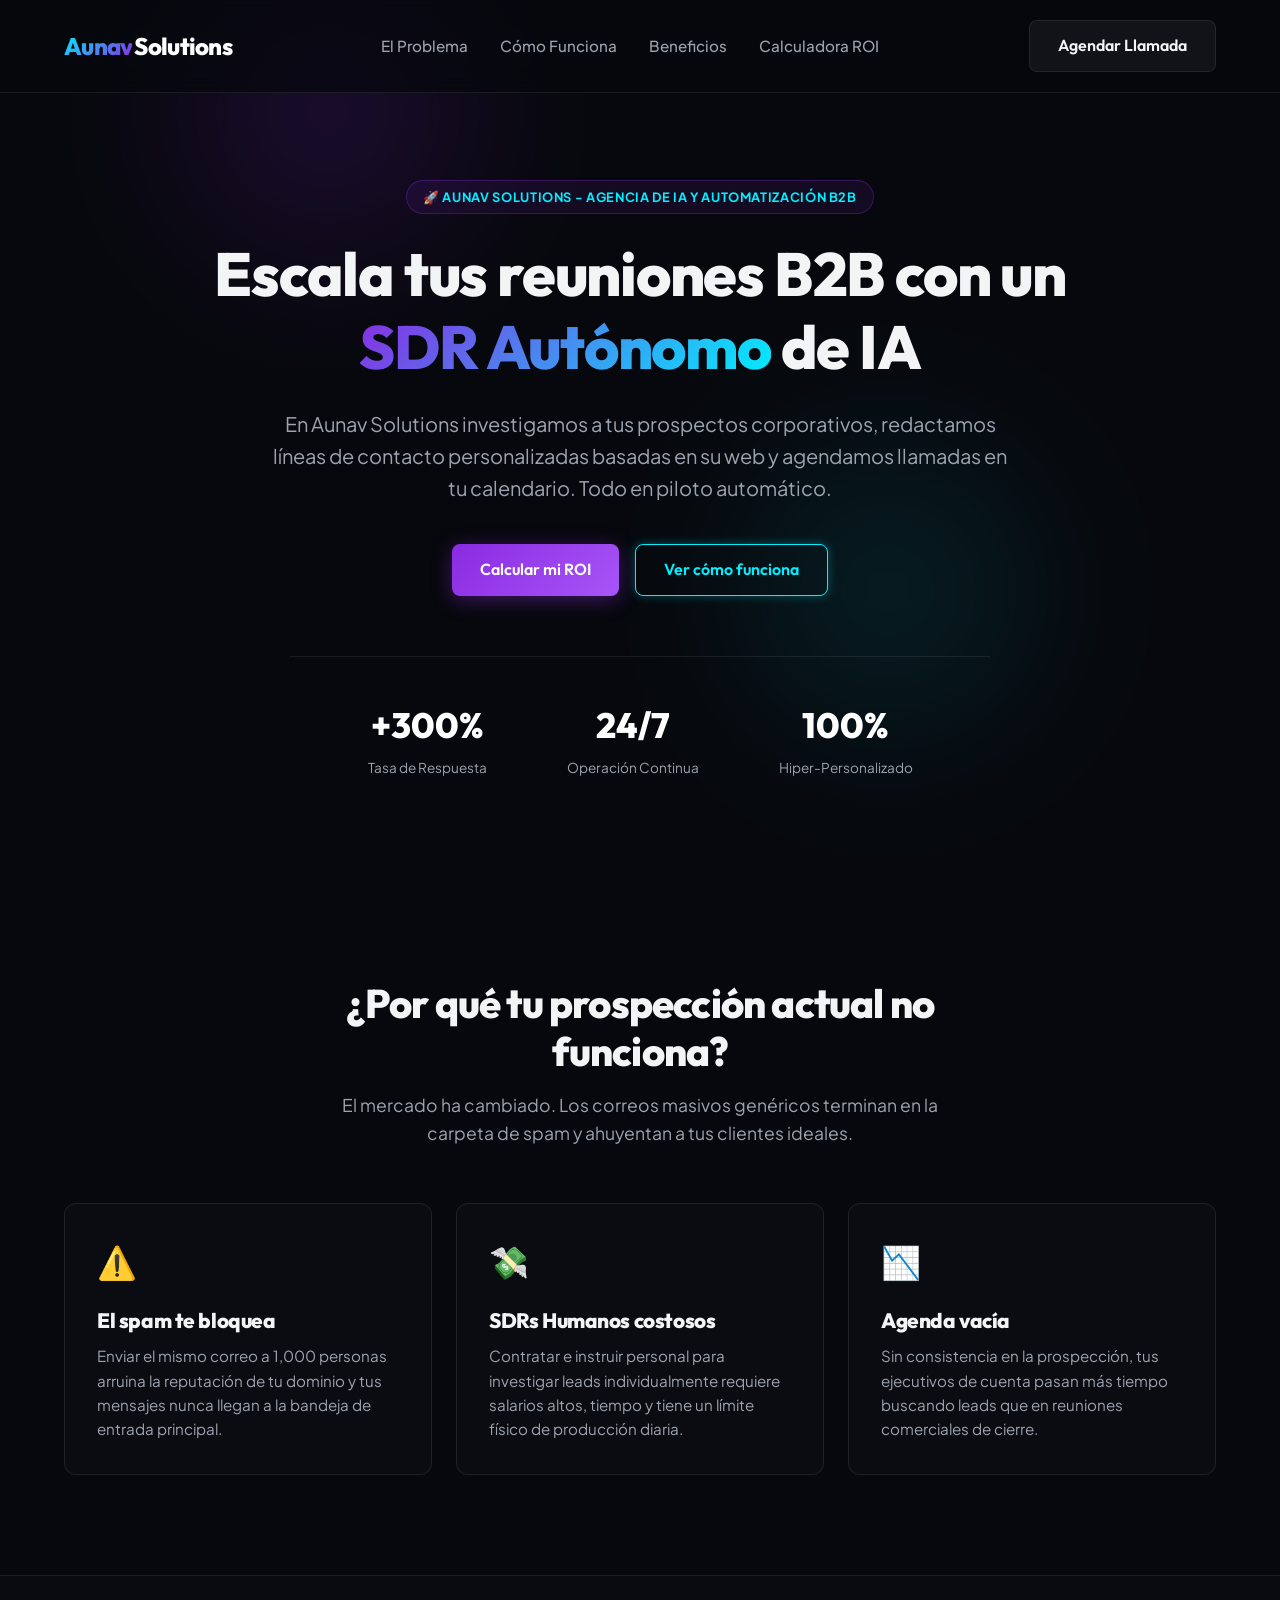
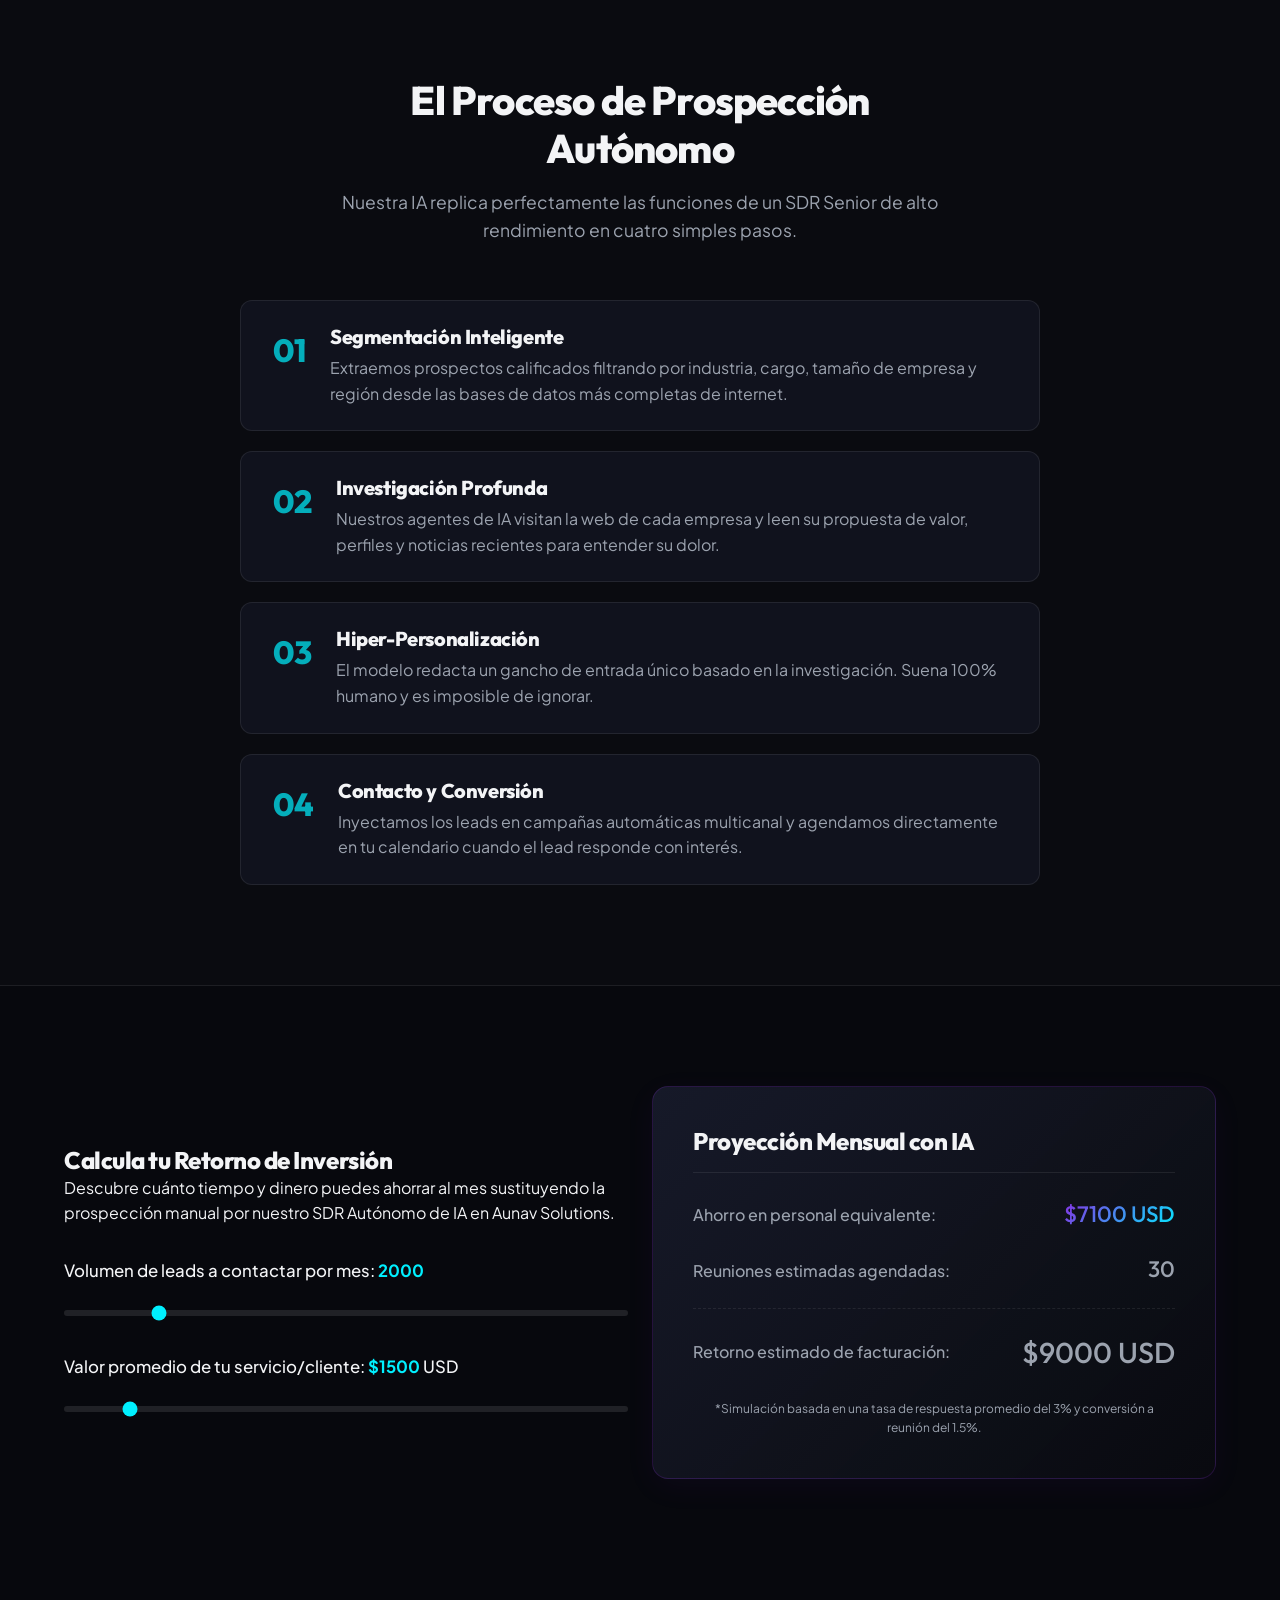
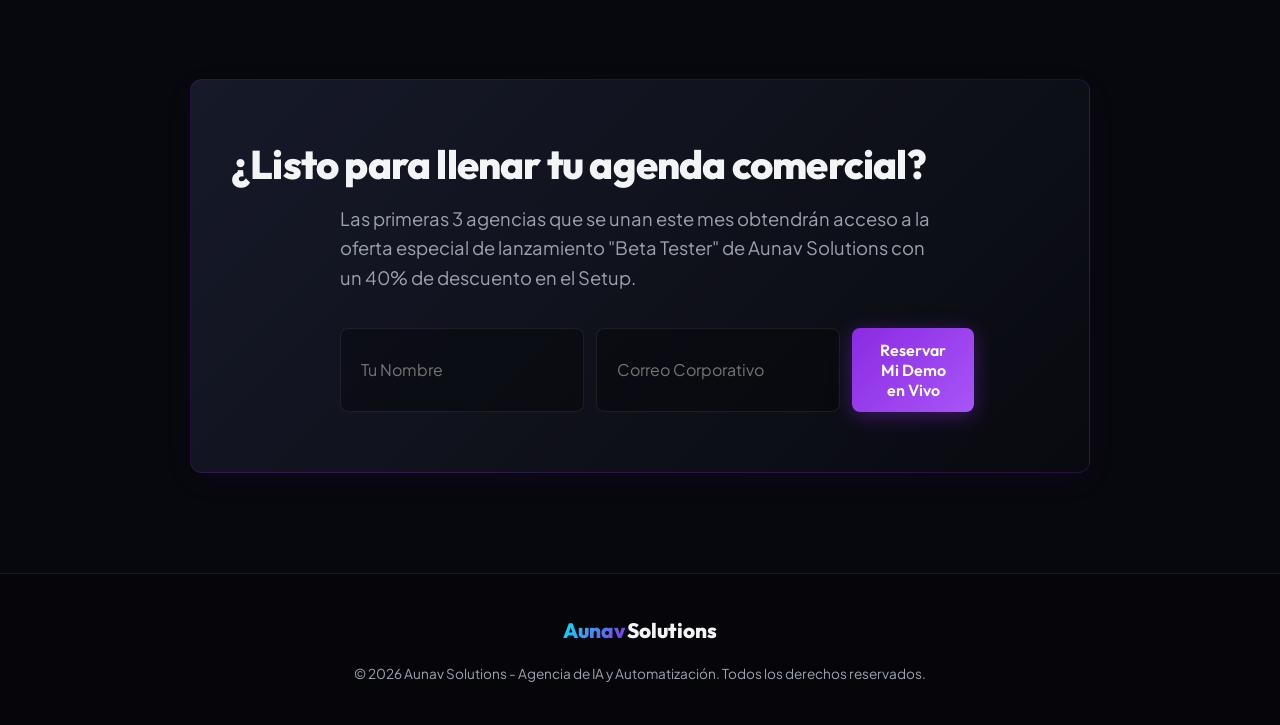
<file: index.html>
<!DOCTYPE html>
<html lang="es">
<head>
    <meta charset="UTF-8">
    <meta name="viewport" content="width=device-width, initial-scale=1.0">
    <title>Aunav Solutions | Escala tus reuniones B2B con SDRs Autónomos de IA</title>
    <meta name="description" content="En Aunav Solutions implementamos agentes de inteligencia artificial y automatizaciones que investigan a tus prospectos B2B y agendan reuniones calificadas 24/7.">
    <link rel="preconnect" href="https://fonts.googleapis.com">
    <link rel="preconnect" href="https://fonts.gstatic.com" crossorigin>
    <link href="https://fonts.googleapis.com/css2?family=Outfit:wght@300;400;600;800&family=Plus+Jakarta+Sans:wght@300;400;500;700&display=swap" rel="stylesheet">
    <link rel="stylesheet" href="style.css">
</head>
<body>
    <!-- Navbar -->
    <header class="navbar">
        <div class="container nav-container">
            <a href="#" class="logo">
                <span class="logo-accent">Aunav</span>Solutions
            </a>
            <nav class="nav-menu">
                <a href="#problema">El Problema</a>
                <a href="#solucion">Cómo Funciona</a>
                <a href="#beneficios">Beneficios</a>
                <a href="#roi">Calculadora ROI</a>
            </nav>
            <div class="nav-cta">
                <a href="#agenda" class="btn btn-secondary">Agendar Llamada</a>
            </div>
        </div>
    </header>

    <!-- Hero Section -->
    <section class="hero">
        <div class="hero-glow-1"></div>
        <div class="hero-glow-2"></div>
        <div class="container hero-container">
            <div class="hero-content">
                <div class="badge">🚀 AUNAV SOLUTIONS - AGENCIA DE IA Y AUTOMATIZACIÓN B2B</div>
                <h1>Escala tus reuniones B2B con un <span class="text-gradient">SDR Autónomo</span> de IA</h1>
                <p class="hero-subtitle">En Aunav Solutions investigamos a tus prospectos corporativos, redactamos líneas de contacto personalizadas basadas en su web y agendamos llamadas en tu calendario. Todo en piloto automático.</p>
                <div class="hero-buttons">
                    <a href="#roi" class="btn btn-primary">Calcular mi ROI</a>
                    <a href="#solucion" class="btn btn-outline">Ver cómo funciona</a>
                </div>
                <div class="hero-stats">
                    <div class="stat-item">
                        <span class="stat-num">+300%</span>
                        <span class="stat-lbl">Tasa de Respuesta</span>
                    </div>
                    <div class="stat-item">
                        <span class="stat-num">24/7</span>
                        <span class="stat-lbl">Operación Continua</span>
                    </div>
                    <div class="stat-item">
                        <span class="stat-num">100%</span>
                        <span class="stat-lbl">Hiper-Personalizado</span>
                    </div>
                </div>
            </div>
        </div>
    </section>

    <!-- El Problema -->
    <section id="problema" class="problema-section">
        <div class="container">
            <div class="section-header">
                <h2>¿Por qué tu prospección actual no funciona?</h2>
                <p>El mercado ha cambiado. Los correos masivos genéricos terminan en la carpeta de spam y ahuyentan a tus clientes ideales.</p>
            </div>
            <div class="grid grid-3">
                <div class="card card-dark">
                    <div class="card-icon error-icon">⚠️</div>
                    <h3>El spam te bloquea</h3>
                    <p>Enviar el mismo correo a 1,000 personas arruina la reputación de tu dominio y tus mensajes nunca llegan a la bandeja de entrada principal.</p>
                </div>
                <div class="card card-dark">
                    <div class="card-icon error-icon">💸</div>
                    <h3>SDRs Humanos costosos</h3>
                    <p>Contratar e instruir personal para investigar leads individualmente requiere salarios altos, tiempo y tiene un límite físico de producción diaria.</p>
                </div>
                <div class="card card-dark">
                    <div class="card-icon error-icon">📉</div>
                    <h3>Agenda vacía</h3>
                    <p>Sin consistencia en la prospección, tus ejecutivos de cuenta pasan más tiempo buscando leads que en reuniones comerciales de cierre.</p>
                </div>
            </div>
        </div>
    </section>

    <!-- Cómo Funciona (La Solución) -->
    <section id="solucion" class="solucion-section">
        <div class="container">
            <div class="section-header">
                <h2>El Proceso de Prospección Autónomo</h2>
                <p>Nuestra IA replica perfectamente las funciones de un SDR Senior de alto rendimiento en cuatro simples pasos.</p>
            </div>
            <div class="steps-container">
                <div class="step-card">
                    <div class="step-num">01</div>
                    <div class="step-content">
                        <h3>Segmentación Inteligente</h3>
                        <p>Extraemos prospectos calificados filtrando por industria, cargo, tamaño de empresa y región desde las bases de datos más completas de internet.</p>
                    </div>
                </div>
                <div class="step-card">
                    <div class="step-num">02</div>
                    <div class="step-content">
                        <h3>Investigación Profunda</h3>
                        <p>Nuestros agentes de IA visitan la web de cada empresa y leen su propuesta de valor, perfiles y noticias recientes para entender su dolor.</p>
                    </div>
                </div>
                <div class="step-card">
                    <div class="step-num">03</div>
                    <div class="step-content">
                        <h3>Hiper-Personalización</h3>
                        <p>El modelo redacta un gancho de entrada único basado en la investigación. Suena 100% humano y es imposible de ignorar.</p>
                    </div>
                </div>
                <div class="step-card">
                    <div class="step-num">04</div>
                    <div class="step-content">
                        <h3>Contacto y Conversión</h3>
                        <p>Inyectamos los leads en campañas automáticas multicanal y agendamos directamente en tu calendario cuando el lead responde con interés.</p>
                    </div>
                </div>
            </div>
        </div>
    </section>

    <!-- Calculadora de ROI Interactiva -->
    <section id="roi" class="roi-section">
        <div class="container">
            <div class="grid grid-2 align-center">
                <div class="roi-text">
                    <h2>Calcula tu Retorno de Inversión</h2>
                    <p>Descubre cuánto tiempo y dinero puedes ahorrar al mes sustituyendo la prospección manual por nuestro SDR Autónomo de IA en Aunav Solutions.</p>
                    <div class="slider-group">
                        <label for="leads-range">Volumen de leads a contactar por mes: <span id="leads-val" class="text-highlight">2,000</span></label>
                        <input type="range" id="leads-range" min="500" max="10000" step="500" value="2000">
                    </div>
                    <div class="slider-group">
                        <label for="ticket-range">Valor promedio de tu servicio/cliente: <span id="ticket-val" class="text-highlight">$1,500</span> USD</label>
                        <input type="range" id="ticket-range" min="500" max="10000" step="100" value="1500">
                    </div>
                </div>
                <div class="roi-result-card card-premium">
                    <h3>Proyección Mensual con IA</h3>
                    <div class="result-row">
                        <span>Ahorro en personal equivalente:</span>
                        <span class="result-val text-gradient" id="ahorro-personal">$3,200 USD</span>
                    </div>
                    <div class="result-row">
                        <span>Reuniones estimadas agendadas:</span>
                        <span class="result-val" id="reuniones-estimadas">30</span>
                    </div>
                    <div class="result-row highlight-row">
                        <span>Retorno estimado de facturación:</span>
                        <span class="result-val text-highlight" id="retorno-estimado">$9,000 USD</span>
                    </div>
                    <p class="roi-note">*Simulación basada en una tasa de respuesta promedio del 3% y conversión a reunión del 1.5%.</p>
                </div>
            </div>
        </div>
    </section>

    <!-- CTA / Agenda -->
    <section id="agenda" class="agenda-section">
        <div class="container">
            <div class="card card-premium cta-box text-center">
                <h2>¿Listo para llenar tu agenda comercial?</h2>
                <p>Las primeras 3 agencias que se unan este mes obtendrán acceso a la oferta especial de lanzamiento "Beta Tester" de Aunav Solutions con un 40% de descuento en el Setup.</p>
                <div class="cta-form">
                    <form id="lead-form" onsubmit="event.preventDefault(); alert('¡Gracias! Nos pondremos en contacto contigo en unos minutos para agendar tu demo.');">
                        <input type="text" placeholder="Tu Nombre" required>
                        <input type="email" placeholder="Correo Corporativo" required>
                        <button type="submit" class="btn btn-primary">Reservar Mi Demo en Vivo</button>
                    </form>
                </div>
            </div>
        </div>
    </section>

    <!-- Footer -->
    <footer>
        <div class="container footer-container">
            <div class="footer-logo">
                <span class="logo-accent">Aunav</span>Solutions
            </div>
            <p>&copy; 2026 Aunav Solutions - Agencia de IA y Automatización. Todos los derechos reservados.</p>
        </div>
    </footer>

    <!-- Script de la calculadora de ROI -->
    <script>
        const leadsRange = document.getElementById('leads-range');
        const ticketRange = document.getElementById('ticket-range');
        const leadsVal = document.getElementById('leads-val');
        const ticketVal = document.getElementById('ticket-val');

        const ahorroPersonal = document.getElementById('ahorro-personal');
        const reunionesEstimadas = document.getElementById('reuniones-estimadas');
        const retornoEstimado = document.getElementById('retorno-estimado');

        function calcularROI() {
            const leads = parseInt(leadsRange.value);
            const ticket = parseInt(ticketRange.value);

            // Mostrar valores de los inputs
            leadsVal.innerText = leads.toLocaleString('es-ES');
            ticketVal.innerText = '$' + ticket.toLocaleString('es-ES');

            // 1 SDR humano puede investigar y contactar ~500 leads al mes de forma manual personalizada.
            // Costo estimado de 1 SDR junior (sueldo + herramientas) = $2,000 USD
            const sdrNecesarios = leads / 500;
            const costoSDRHumano = sdrNecesarios * 2000;
            const costoIA = 800 + (leads * 0.05); // Setup prorrateado + APIs
            const ahorro = Math.max(0, costoSDRHumano - costoIA);

            // Asumiendo 3% tasa de respuesta y 1.5% conversión a reunión calificada
            const reuniones = Math.round(leads * 0.015);
            // Asumiendo un 20% de tasa de cierre en las reuniones
            const cierres = Math.max(1, Math.round(reuniones * 0.20));
            const retorno = cierres * ticket;

            // Formatear resultados
            ahorroPersonal.innerText = '$' + Math.round(ahorro).toLocaleString('es-ES') + ' USD';
            reunionesEstimadas.innerText = reuniones;
            retornoEstimado.innerText = '$' + retorno.toLocaleString('es-ES') + ' USD';
        }

        leadsRange.addEventListener('input', calcularROI);
        ticketRange.addEventListener('input', calcularROI);

        // Inicializar
        calcularROI();
    </script>
</body>
</html>
</file>
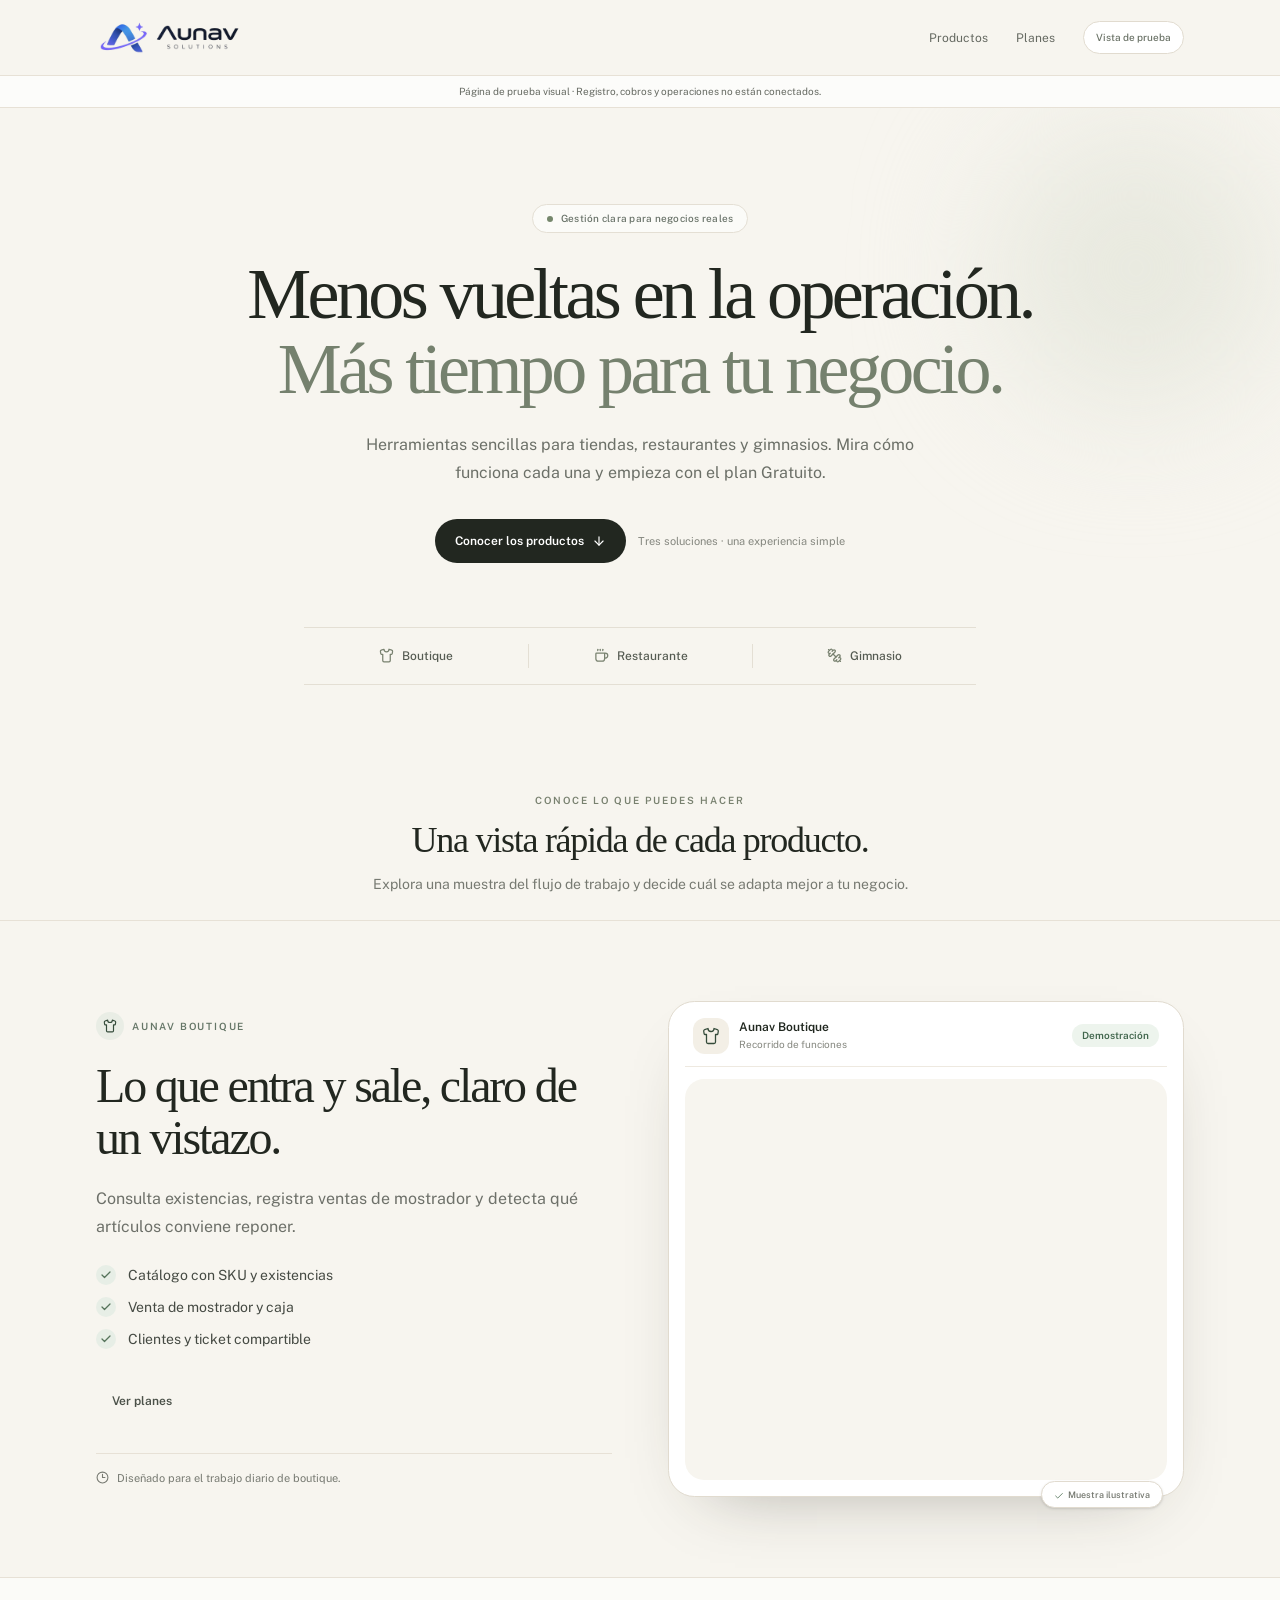
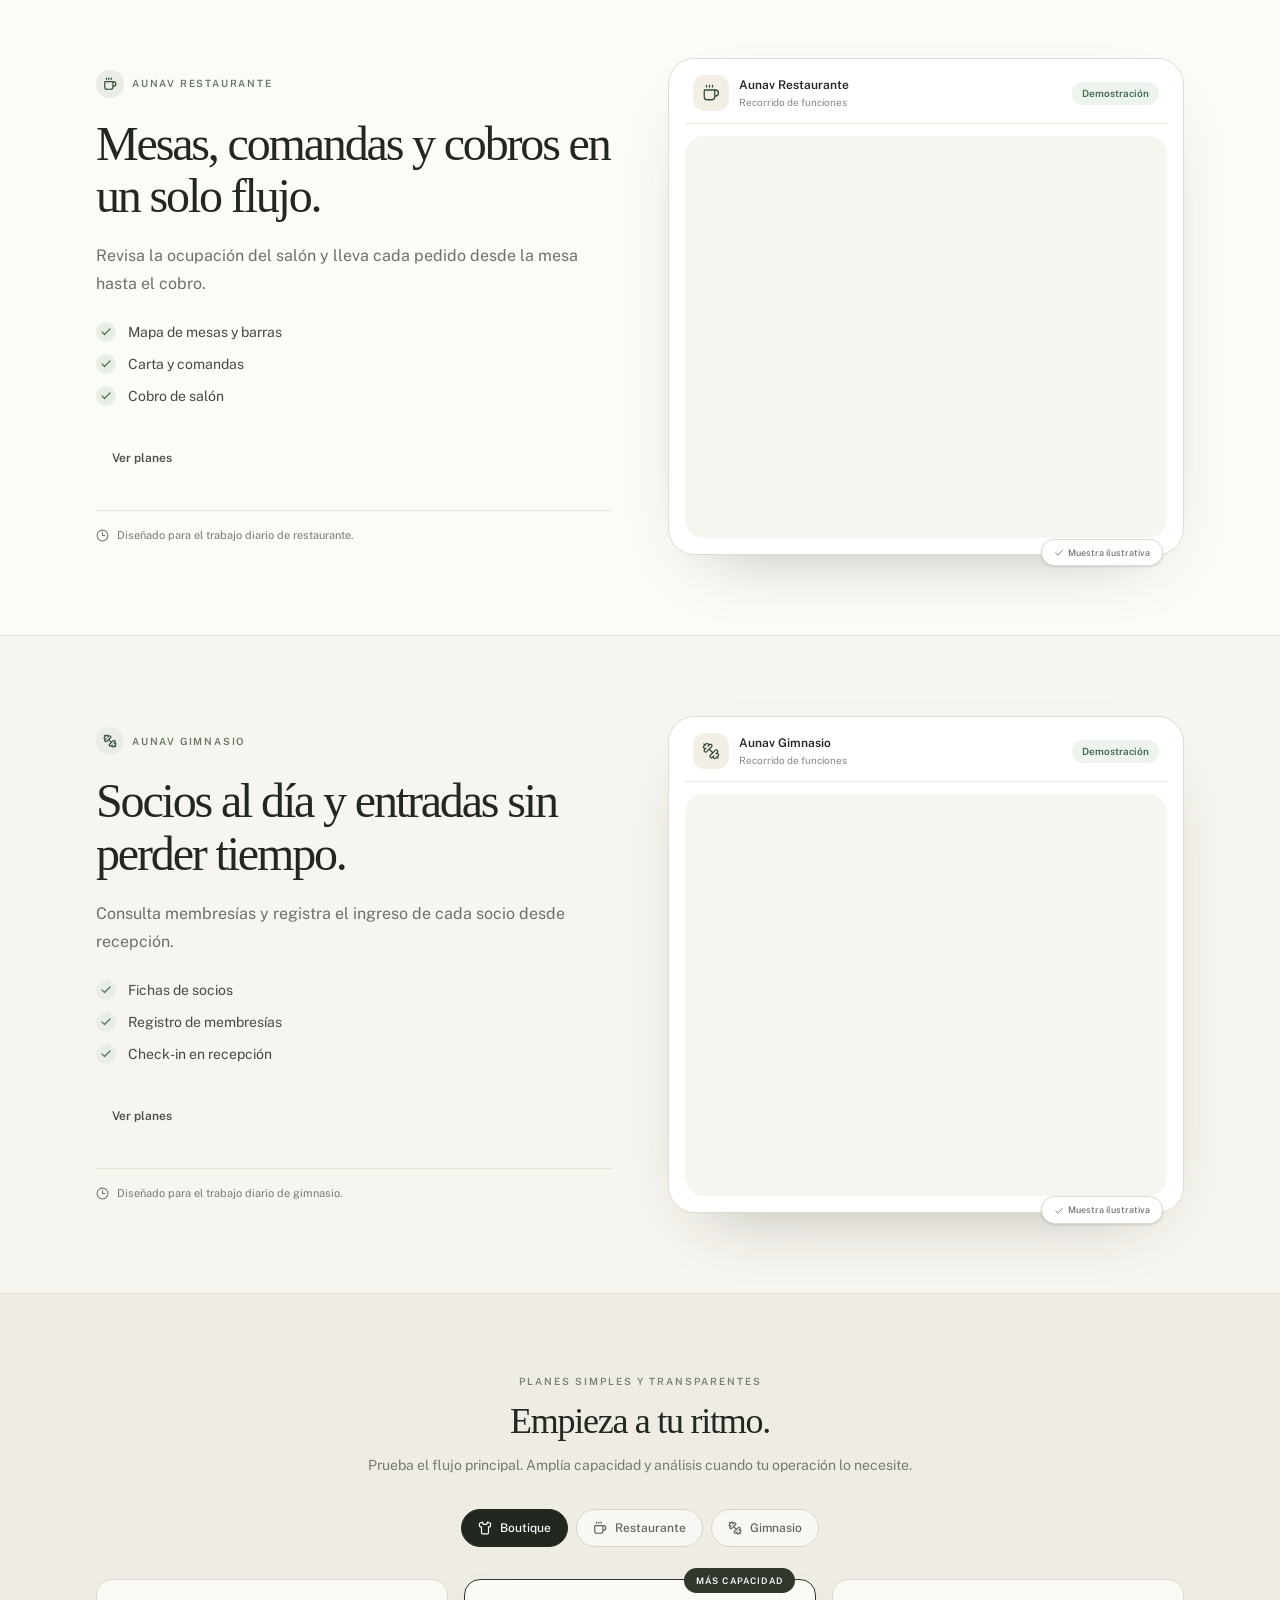
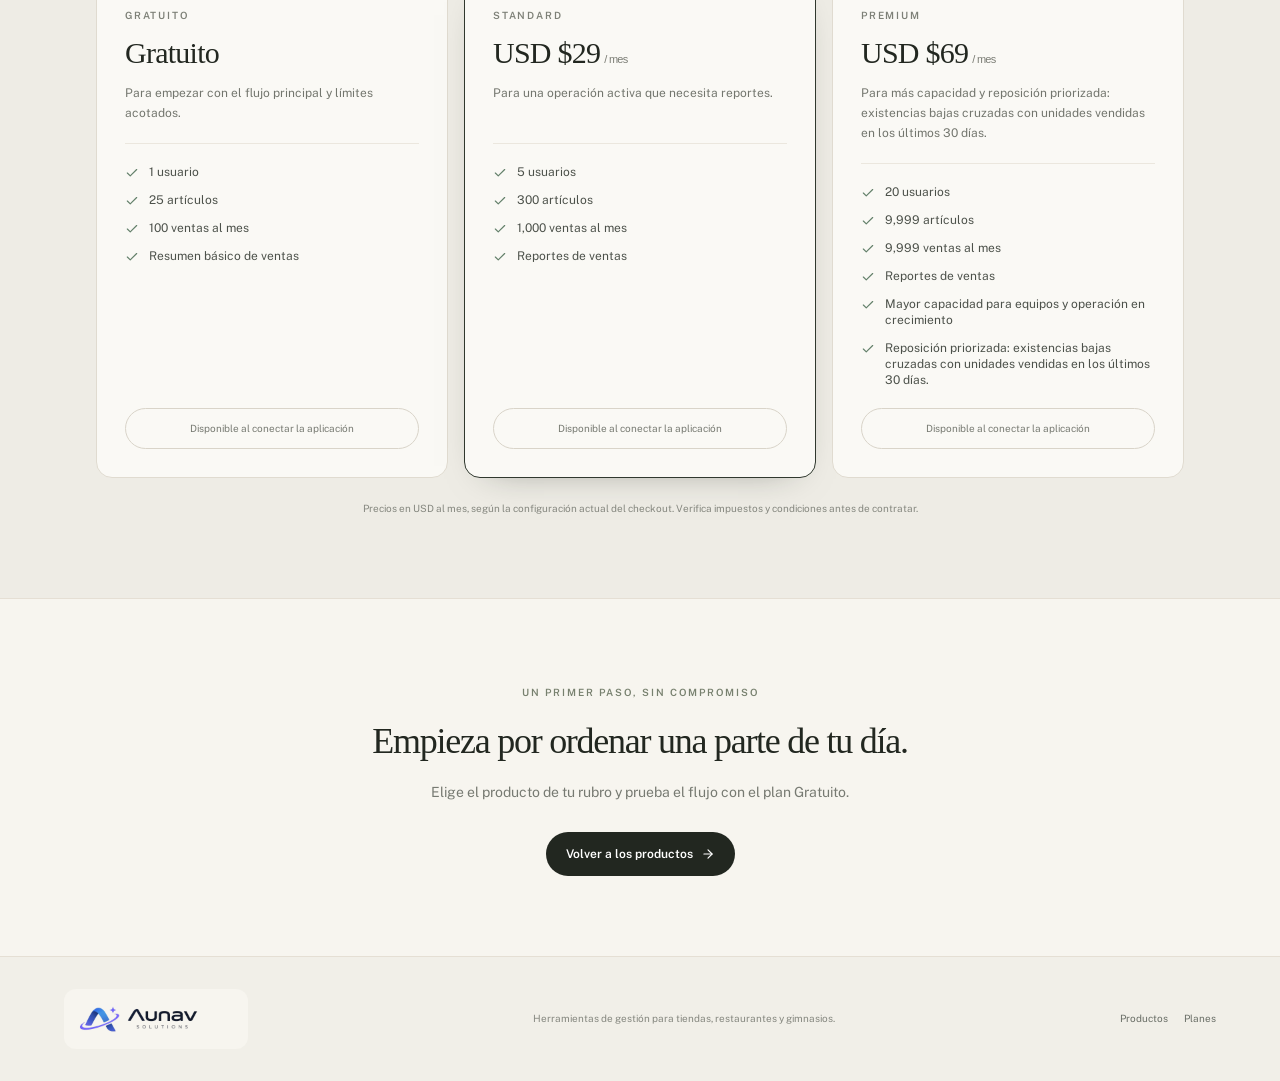
<file: gestion-saas/index.html>
<!doctype html>
<html lang="es">
  <head>
    <meta charset="UTF-8" />
    <meta name="theme-color" content="#1B2A22" />
    <link rel="icon" type="image/png" href="/gestion-saas/brand/aunav-solutions-mark.png" />
    <meta name="viewport" content="width=device-width, initial-scale=1.0, maximum-scale=1.0, user-scalable=no" />
    <meta name="description" content="Aunav Solutions: herramientas sencillas para gestionar tiendas, restaurantes y gimnasios." />
    <title>Aunav Solutions — Gestión para tu negocio</title>
    <!-- Google Fonts: Public Sans (UI) & IBM Plex Mono (Cifras/Caja) -->
    <link rel="preconnect" href="https://fonts.googleapis.com">
    <link rel="preconnect" href="https://fonts.gstatic.com" crossorigin>
    <link href="https://fonts.googleapis.com/css2?family=IBM+Plex+Mono:wght@400;500;600;700&family=Public+Sans:wght@400;500;600;700&display=swap" rel="stylesheet">
    <script type="module" crossorigin src="/gestion-saas/assets/index-28G9JRZx.js"></script>
    <link rel="stylesheet" crossorigin href="/gestion-saas/assets/index-CwGk0nS4.css">
  </head>
  <body class="bg-[#F1EDE3] text-[#1B2A22] antialiased selection:bg-[#2F6F4E] selection:text-[#F1EDE3]">
    <div id="root"></div>
  </body>
</html>
</file>
<file: style.css>
/* ==========================================
   AGENCIA DE AUTOMATIZACIÓN - ESTILOS BASE
   ========================================== */

/* Variables de Diseño */
:root {
    --bg-main: #07080d;
    --bg-surface: #10121d;
    --bg-surface-glow: #1a1e30;
    --primary: #8a2be2;
    --primary-glow: rgba(138, 43, 226, 0.4);
    --secondary: #00f0ff;
    --secondary-glow: rgba(0, 240, 255, 0.3);
    --text-main: #f3f4f6;
    --text-muted: #9ca3af;
    --error: #ff4a5a;
    --border: rgba(255, 255, 255, 0.08);
    --border-hover: rgba(255, 255, 255, 0.16);
    --font-heading: 'Outfit', sans-serif;
    --font-body: 'Plus Jakarta Sans', sans-serif;
}

/* Reset de Estilos */
* {
    margin: 0;
    padding: 0;
    box-sizing: border-box;
    scroll-behavior: smooth;
}

body {
    background-color: var(--bg-main);
    color: var(--text-main);
    font-family: var(--font-body);
    line-height: 1.6;
    overflow-x: hidden;
}

.container {
    width: 100%;
    max-width: 1200px;
    margin: 0 auto;
    padding: 0 24px;
}

/* Tipografía y Textos */
h1, h2, h3, h4 {
    font-family: var(--font-heading);
    font-weight: 800;
    letter-spacing: -0.02em;
    line-height: 1.2;
}

a {
    color: inherit;
    text-decoration: none;
    transition: all 0.3s ease;
}

.text-gradient {
    background: linear-gradient(135deg, var(--primary), var(--secondary));
    -webkit-background-clip: text;
    -webkit-text-fill-color: transparent;
}

.text-highlight {
    color: var(--secondary);
    font-weight: 700;
}

/* Botones */
.btn {
    display: inline-flex;
    align-items: center;
    justify-content: center;
    padding: 12px 28px;
    border-radius: 8px;
    font-family: var(--font-heading);
    font-weight: 600;
    font-size: 1rem;
    cursor: pointer;
    transition: all 0.3s cubic-bezier(0.16, 1, 0.3, 1);
    border: none;
}

.btn-primary {
    background: linear-gradient(135deg, var(--primary), #a855f7);
    color: #fff;
    box-shadow: 0 4px 20px var(--primary-glow);
}

.btn-primary:hover {
    transform: translateY(-2px);
    box-shadow: 0 6px 24px rgba(138, 43, 226, 0.6);
}

.btn-secondary {
    background: rgba(255, 255, 255, 0.05);
    border: 1px solid var(--border);
    color: var(--text-main);
}

.btn-secondary:hover {
    background: rgba(255, 255, 255, 0.1);
    border-color: var(--border-hover);
    transform: translateY(-1px);
}

.btn-outline {
    background: transparent;
    border: 1.5px solid var(--secondary);
    color: var(--secondary);
    box-shadow: 0 0 10px var(--secondary-glow);
}

.btn-outline:hover {
    background: var(--secondary);
    color: var(--bg-main);
    box-shadow: 0 0 20px var(--secondary);
    transform: translateY(-2px);
}

/* Navbar */
.navbar {
    position: fixed;
    top: 0;
    left: 0;
    width: 100%;
    z-index: 1000;
    background: rgba(7, 8, 13, 0.7);
    backdrop-filter: blur(16px);
    -webkit-backdrop-filter: blur(16px);
    border-bottom: 1px solid var(--border);
    padding: 20px 0;
}

.nav-container {
    display: flex;
    align-items: center;
    justify-content: space-between;
}

.logo {
    font-family: var(--font-heading);
    font-size: 1.5rem;
    font-weight: 800;
    letter-spacing: -0.03em;
    color: #fff;
}

.logo-accent {
    background: linear-gradient(135deg, var(--secondary), var(--primary));
    -webkit-background-clip: text;
    -webkit-text-fill-color: transparent;
    margin-right: 2px;
}

.nav-menu {
    display: flex;
    gap: 32px;
}

.nav-menu a {
    color: var(--text-muted);
    font-weight: 500;
    font-size: 0.95rem;
}

.nav-menu a:hover {
    color: #fff;
}

/* Hero Section */
.hero {
    position: relative;
    padding: 180px 0 100px 0;
    display: flex;
    align-items: center;
    justify-content: center;
    text-align: center;
}

.hero-glow-1 {
    position: absolute;
    top: -10%;
    left: 10%;
    width: 400px;
    height: 400px;
    border-radius: 50%;
    background: radial-gradient(circle, var(--primary) 0%, rgba(0,0,0,0) 70%);
    filter: blur(80px);
    opacity: 0.25;
    pointer-events: none;
}

.hero-glow-2 {
    position: absolute;
    bottom: 10%;
    right: 15%;
    width: 400px;
    height: 400px;
    border-radius: 50%;
    background: radial-gradient(circle, var(--secondary) 0%, rgba(0,0,0,0) 70%);
    filter: blur(80px);
    opacity: 0.15;
    pointer-events: none;
}

.hero-container {
    position: relative;
    z-index: 10;
}

.hero-content {
    max-width: 900px;
    margin: 0 auto;
}

.badge {
    display: inline-block;
    padding: 6px 16px;
    background: rgba(138, 43, 226, 0.1);
    border: 1px solid rgba(138, 43, 226, 0.3);
    border-radius: 100px;
    font-size: 0.8rem;
    font-weight: 700;
    color: var(--secondary);
    letter-spacing: 0.05em;
    margin-bottom: 24px;
    text-transform: uppercase;
}

.hero h1 {
    font-size: 3.8rem;
    margin-bottom: 24px;
}

.hero-subtitle {
    font-size: 1.25rem;
    color: var(--text-muted);
    max-width: 750px;
    margin: 0 auto 40px auto;
}

.hero-buttons {
    display: flex;
    justify-content: center;
    gap: 16px;
    margin-bottom: 60px;
}

.hero-stats {
    display: flex;
    justify-content: center;
    gap: 80px;
    border-top: 1px solid var(--border);
    padding-top: 40px;
    max-width: 700px;
    margin: 0 auto;
}

.stat-item {
    display: flex;
    flex-direction: column;
    align-items: center;
}

.stat-num {
    font-family: var(--font-heading);
    font-size: 2.2rem;
    font-weight: 800;
    color: #fff;
}

.stat-lbl {
    font-size: 0.85rem;
    color: var(--text-muted);
    margin-top: 4px;
}

/* Grid & Cards */
.grid {
    display: grid;
    gap: 24px;
}

.grid-3 {
    grid-template-columns: repeat(auto-fit, minmax(300px, 1fr));
}

.grid-2 {
    grid-template-columns: repeat(auto-fit, minmax(450px, 1fr));
}

.align-center {
    align-items: center;
}

.section-header {
    text-align: center;
    max-width: 650px;
    margin: 0 auto 56px auto;
}

.section-header h2 {
    font-size: 2.5rem;
    margin-bottom: 16px;
}

.section-header p {
    color: var(--text-muted);
    font-size: 1.1rem;
}

/* Card Styles */
.card {
    background: var(--bg-surface);
    border: 1px solid var(--border);
    border-radius: 12px;
    padding: 32px;
    transition: all 0.3s cubic-bezier(0.16, 1, 0.3, 1);
}

.card:hover {
    transform: translateY(-4px);
    border-color: var(--border-hover);
    box-shadow: 0 12px 30px rgba(0, 0, 0, 0.4);
}

.card-dark {
    background: rgba(255, 255, 255, 0.02);
}

.card-icon {
    font-size: 2rem;
    margin-bottom: 20px;
}

.card h3 {
    font-size: 1.3rem;
    margin-bottom: 12px;
}

.card p {
    color: var(--text-muted);
    font-size: 0.95rem;
}

.card-premium {
    background: linear-gradient(135deg, rgba(26, 30, 48, 0.8) 0%, rgba(10, 11, 16, 0.9) 100%);
    border: 1px solid rgba(138, 43, 226, 0.2);
    box-shadow: 0 8px 32px rgba(138, 43, 226, 0.05);
}

/* Problema Section */
.problema-section {
    padding: 100px 0;
    position: relative;
}

/* Solucion Section */
.solucion-section {
    padding: 100px 0;
    background: rgba(255, 255, 255, 0.01);
    border-top: 1px solid var(--border);
    border-bottom: 1px solid var(--border);
}

.steps-container {
    display: flex;
    flex-direction: column;
    gap: 20px;
    max-width: 800px;
    margin: 0 auto;
}

.step-card {
    display: flex;
    align-items: flex-start;
    background: var(--bg-surface);
    border: 1px solid var(--border);
    border-radius: 12px;
    padding: 24px 32px;
    gap: 24px;
    transition: all 0.3s ease;
}

.step-card:hover {
    border-color: var(--secondary);
    box-shadow: 0 0 15px rgba(0, 240, 255, 0.1);
}

.step-num {
    font-family: var(--font-heading);
    font-size: 2rem;
    font-weight: 800;
    color: var(--secondary);
    opacity: 0.7;
}

.step-content h3 {
    font-size: 1.25rem;
    margin-bottom: 6px;
}

.step-content p {
    color: var(--text-muted);
}

/* ROI Section */
.roi-section {
    padding: 100px 0;
}

.slider-group {
    margin-top: 32px;
}

.slider-group label {
    display: block;
    margin-bottom: 12px;
    font-size: 1.05rem;
    font-weight: 500;
}

.slider-group input[type="range"] {
    width: 100%;
    accent-color: var(--secondary);
    background: rgba(255, 255, 255, 0.1);
    border-radius: 10px;
    height: 6px;
    outline: none;
    -webkit-appearance: none;
}

.roi-result-card {
    padding: 40px;
    border-radius: 16px;
}

.roi-result-card h3 {
    margin-bottom: 24px;
    font-size: 1.5rem;
    border-bottom: 1px solid var(--border);
    padding-bottom: 16px;
}

.result-row {
    display: flex;
    justify-content: space-between;
    align-items: center;
    margin-bottom: 20px;
}

.result-row span {
    color: var(--text-muted);
    font-weight: 500;
}

.result-val {
    font-family: var(--font-heading);
    font-size: 1.4rem;
    font-weight: 800;
}

.highlight-row {
    border-top: 1px dashed var(--border);
    padding-top: 20px;
    margin-top: 10px;
}

.highlight-row .result-val {
    font-size: 1.8rem;
}

.roi-note {
    font-size: 0.75rem;
    color: var(--text-muted);
    margin-top: 24px;
    text-align: center;
}

/* Agenda Section */
.agenda-section {
    padding: 100px 0;
}

.cta-box {
    padding: 60px 40px;
    max-width: 900px;
    margin: 0 auto;
}

.cta-box h2 {
    font-size: 2.5rem;
    margin-bottom: 16px;
}

.cta-box p {
    color: var(--text-muted);
    font-size: 1.15rem;
    max-width: 600px;
    margin: 0 auto 36px auto;
}

.cta-form form {
    display: flex;
    gap: 12px;
    max-width: 600px;
    margin: 0 auto;
}

.cta-form input {
    flex: 1;
    background: rgba(0, 0, 0, 0.3);
    border: 1px solid var(--border);
    border-radius: 8px;
    padding: 14px 20px;
    color: #fff;
    font-family: var(--font-body);
    font-size: 1rem;
    transition: all 0.3s ease;
}

.cta-form input:focus {
    outline: none;
    border-color: var(--primary);
    box-shadow: 0 0 10px var(--primary-glow);
}

/* Footer */
footer {
    border-top: 1px solid var(--border);
    padding: 40px 0;
    text-align: center;
    background: rgba(0, 0, 0, 0.2);
}

.footer-container {
    display: flex;
    flex-direction: column;
    align-items: center;
    gap: 16px;
}

.footer-logo {
    font-family: var(--font-heading);
    font-size: 1.3rem;
    font-weight: 800;
}

footer p {
    color: var(--text-muted);
    font-size: 0.85rem;
}

/* Responsive */
@media (max-width: 768px) {
    .nav-menu, .nav-cta {
        display: none;
    }
    
    .hero h1 {
        font-size: 2.6rem;
    }
    
    .hero-stats {
        flex-direction: column;
        gap: 30px;
    }
    
    .hero-buttons {
        flex-direction: column;
        align-items: stretch;
    }
    
    .cta-form form {
        flex-direction: column;
    }
}
</file>
<file: gestion-saas/assets/index-CwGk0nS4.css>
/*! tailwindcss v4.3.3 | MIT License | https://tailwindcss.com */@layer properties{@supports (((-webkit-hyphens:none)) and (not (margin-trim:inline))) or ((-moz-orient:inline) and (not (color:rgb(from red r g b)))){*,:before,:after,::backdrop{--tw-space-y-reverse:0;--tw-divide-x-reverse:0;--tw-border-style:solid;--tw-divide-y-reverse:0;--tw-leading:initial;--tw-font-weight:initial;--tw-tracking:initial;--tw-shadow:0 0 #0000;--tw-shadow-color:initial;--tw-shadow-alpha:100%;--tw-inset-shadow:0 0 #0000;--tw-inset-shadow-color:initial;--tw-inset-shadow-alpha:100%;--tw-ring-color:initial;--tw-ring-shadow:0 0 #0000;--tw-inset-ring-color:initial;--tw-inset-ring-shadow:0 0 #0000;--tw-ring-inset:initial;--tw-ring-offset-width:0px;--tw-ring-offset-color:#fff;--tw-ring-offset-shadow:0 0 #0000;--tw-blur:initial;--tw-brightness:initial;--tw-contrast:initial;--tw-grayscale:initial;--tw-hue-rotate:initial;--tw-invert:initial;--tw-opacity:initial;--tw-saturate:initial;--tw-sepia:initial;--tw-drop-shadow:initial;--tw-drop-shadow-color:initial;--tw-drop-shadow-alpha:100%;--tw-drop-shadow-size:initial;--tw-backdrop-blur:initial;--tw-backdrop-brightness:initial;--tw-backdrop-contrast:initial;--tw-backdrop-grayscale:initial;--tw-backdrop-hue-rotate:initial;--tw-backdrop-invert:initial;--tw-backdrop-opacity:initial;--tw-backdrop-saturate:initial;--tw-backdrop-sepia:initial}}}@layer theme{:root,:host{--font-sans:-apple-system, BlinkMacSystemFont, "Segoe UI", Roboto, "Helvetica Neue", "Noto Sans", Arial, sans-serif, "Apple Color Emoji", "Segoe UI Emoji", "Segoe UI Symbol", "Noto Color Emoji";--font-serif:ui-serif, Georgia, Cambria, "Times New Roman", Times, serif;--font-mono:ui-monospace, SFMono-Regular, Menlo, Monaco, Consolas, "Liberation Mono", "Courier New", monospace;--color-amber-50:oklch(98.7% .022 95.277);--color-amber-200:oklch(92.4% .12 95.746);--color-amber-600:oklch(66.6% .179 58.318);--color-amber-700:oklch(55.5% .163 48.998);--color-amber-800:oklch(47.3% .137 46.201);--color-emerald-50:oklch(97.9% .021 166.113);--color-emerald-100:oklch(95% .052 163.051);--color-emerald-200:oklch(90.5% .093 164.15);--color-emerald-800:oklch(43.2% .095 166.913);--color-emerald-900:oklch(37.8% .077 168.94);--color-emerald-950:oklch(26.2% .051 172.552);--color-rose-50:oklch(96.9% .015 12.422);--color-rose-200:oklch(89.2% .058 10.001);--color-rose-600:oklch(58.6% .253 17.585);--color-rose-700:oklch(51.4% .222 16.935);--color-slate-100:oklch(96.8% .007 247.896);--color-slate-400:oklch(70.4% .04 256.788);--color-white:#fff;--spacing:.25rem;--container-sm:24rem;--container-md:28rem;--container-lg:32rem;--container-xl:36rem;--container-2xl:42rem;--container-3xl:48rem;--container-4xl:56rem;--container-5xl:64rem;--container-6xl:72rem;--text-xs:.75rem;--text-xs--line-height:calc(1 / .75);--text-sm:.875rem;--text-sm--line-height:calc(1.25 / .875);--text-base:1rem;--text-base--line-height: 1.5 ;--text-lg:1.125rem;--text-lg--line-height:calc(1.75 / 1.125);--text-xl:1.25rem;--text-xl--line-height:calc(1.75 / 1.25);--text-2xl:1.5rem;--text-2xl--line-height:calc(2 / 1.5);--text-3xl:1.875rem;--text-3xl--line-height: 1.2 ;--text-4xl:2.25rem;--text-4xl--line-height:calc(2.5 / 2.25);--text-5xl:3rem;--text-5xl--line-height:1;--text-6xl:3.75rem;--text-6xl--line-height:1;--text-7xl:4.5rem;--text-7xl--line-height:1;--font-weight-normal:400;--font-weight-medium:500;--font-weight-semibold:600;--font-weight-bold:700;--tracking-tight:-.025em;--tracking-wide:.025em;--tracking-wider:.05em;--tracking-widest:.1em;--leading-tight:1.25;--leading-relaxed:1.625;--radius-md:.375rem;--radius-lg:.5rem;--radius-xl:.75rem;--radius-2xl:1rem;--animate-pulse:pulse 2s cubic-bezier(.4, 0, .6, 1) infinite;--blur-sm:8px;--blur-md:12px;--blur-3xl:64px;--default-transition-duration:.15s;--default-transition-timing-function:cubic-bezier(.4, 0, .2, 1);--default-font-family:var(--font-sans);--default-mono-font-family:var(--font-mono)}}@layer base{*,:after,:before,::backdrop{box-sizing:border-box;border:0 solid;margin:0;padding:0}::file-selector-button{box-sizing:border-box;border:0 solid;margin:0;padding:0}html,:host{-webkit-text-size-adjust:100%;-moz-tab-size:4;tab-size:4;line-height:1.5;font-family:var(--default-font-family,-apple-system, BlinkMacSystemFont, "Segoe UI", Roboto, "Helvetica Neue", "Noto Sans", Arial, sans-serif, "Apple Color Emoji", "Segoe UI Emoji", "Segoe UI Symbol", "Noto Color Emoji");font-feature-settings:var(--default-font-feature-settings,normal);font-variation-settings:var(--default-font-variation-settings,normal);-webkit-tap-highlight-color:transparent}hr{height:0;color:inherit;border-top-width:1px}abbr:where([title]){-webkit-text-decoration:underline dotted;text-decoration:underline dotted}h1,h2,h3,h4,h5,h6{font-size:inherit;font-weight:inherit}a{color:inherit;-webkit-text-decoration:inherit;text-decoration:inherit}b,strong{font-weight:bolder}code,kbd,samp,pre{font-family:var(--default-mono-font-family,ui-monospace, SFMono-Regular, Menlo, Monaco, Consolas, "Liberation Mono", "Courier New", monospace);font-feature-settings:var(--default-mono-font-feature-settings,normal);font-variation-settings:var(--default-mono-font-variation-settings,normal);font-size:1em}small{font-size:80%}sub,sup{vertical-align:baseline;font-size:75%;line-height:0;position:relative}sub{bottom:-.25em}sup{top:-.5em}table{text-indent:0;border-color:inherit;border-collapse:collapse}:-moz-focusring:where(:not(iframe)){outline:auto}progress{vertical-align:baseline}summary{display:list-item}ol,ul,menu{list-style:none}img,svg,video,canvas,audio,iframe,embed,object{vertical-align:middle;display:block}img,video{max-width:100%;height:auto}button,input,select,optgroup,textarea{font:inherit;font-feature-settings:inherit;font-variation-settings:inherit;letter-spacing:inherit;color:inherit;opacity:1;background-color:#0000;border-radius:0}::file-selector-button{font:inherit;font-feature-settings:inherit;font-variation-settings:inherit;letter-spacing:inherit;color:inherit;opacity:1;background-color:#0000;border-radius:0}:where(select:is([multiple],[size])) optgroup{font-weight:bolder}:where(select:is([multiple],[size])) optgroup option{padding-inline-start:20px}::file-selector-button{margin-inline-end:4px}::placeholder{opacity:1}@supports (not ((-webkit-appearance:-apple-pay-button))) or (contain-intrinsic-size:1px){::placeholder{color:currentColor}@supports (color:color-mix(in lab,red,red)){::placeholder{color:color-mix(in oklab,currentcolor 50%,transparent)}}}textarea{resize:vertical}::-webkit-search-decoration{-webkit-appearance:none}::-webkit-date-and-time-value{min-height:1lh;text-align:inherit}::-webkit-datetime-edit{display:inline-flex}::-webkit-datetime-edit-fields-wrapper{padding:0}::-webkit-datetime-edit{padding-block:0}::-webkit-datetime-edit-year-field{padding-block:0}::-webkit-datetime-edit-month-field{padding-block:0}::-webkit-datetime-edit-day-field{padding-block:0}::-webkit-datetime-edit-hour-field{padding-block:0}::-webkit-datetime-edit-minute-field{padding-block:0}::-webkit-datetime-edit-second-field{padding-block:0}::-webkit-datetime-edit-millisecond-field{padding-block:0}::-webkit-datetime-edit-meridiem-field{padding-block:0}::-webkit-calendar-picker-indicator{line-height:1}:-moz-ui-invalid{box-shadow:none}button,input:where([type=button],[type=reset],[type=submit]){-webkit-appearance:button;-moz-appearance:button;appearance:button}::file-selector-button{-webkit-appearance:button;-moz-appearance:button;appearance:button}::-webkit-inner-spin-button{height:auto}::-webkit-outer-spin-button{height:auto}[hidden]:where(:not([hidden=until-found])){display:none!important}:root{--color-tinta:#222720;--color-papel:#f7f5ef;--color-registro:#527458;--color-mercado:#c97a2b;--color-ladrillo:#a23b3b;--color-linea:#e7e1d6}body{color:#343a33;-webkit-tap-highlight-color:transparent;background-color:#f7f5ef;font-family:Public Sans,-apple-system,BlinkMacSystemFont,Segoe UI,Roboto,sans-serif}}@layer components;@layer utilities{.pointer-events-none{pointer-events:none}.sr-only{clip-path:inset(50%);white-space:nowrap;border-width:0;width:1px;height:1px;margin:-1px;padding:0;position:absolute;overflow:hidden}.absolute{position:absolute}.fixed{position:fixed}.relative{position:relative}.sticky{position:sticky}.inset-0{top:0;right:0;bottom:0;left:0}.-top-3{top:calc(var(--spacing) * -3)}.top-0{top:0}.top-2\.5{top:calc(var(--spacing) * 2.5)}.top-4{top:calc(var(--spacing) * 4)}.top-6{top:calc(var(--spacing) * 6)}.-right-24{right:calc(var(--spacing) * -24)}.right-4{right:calc(var(--spacing) * 4)}.right-5{right:calc(var(--spacing) * 5)}.-bottom-3{bottom:calc(var(--spacing) * -3)}.bottom-4{bottom:calc(var(--spacing) * 4)}.left-3{left:calc(var(--spacing) * 3)}.z-10{z-index:10}.z-20{z-index:20}.z-40{z-index:40}.z-50{z-index:50}.z-\[100\]{z-index:100}.col-span-1{grid-column:span 1/span 1}.col-span-2{grid-column:span 2/span 2}.col-span-3{grid-column:span 3/span 3}.col-span-4{grid-column:span 4/span 4}.col-span-5{grid-column:span 5/span 5}.col-span-12{grid-column:span 12/span 12}.mx-auto{margin-inline:auto}.my-2{margin-block:calc(var(--spacing) * 2)}.my-5{margin-block:calc(var(--spacing) * 5)}.my-6{margin-block:calc(var(--spacing) * 6)}.my-12{margin-block:calc(var(--spacing) * 12)}.-mt-2{margin-top:calc(var(--spacing) * -2)}.mt-0\.5{margin-top:calc(var(--spacing) * .5)}.mt-1{margin-top:var(--spacing)}.mt-2{margin-top:calc(var(--spacing) * 2)}.mt-3{margin-top:calc(var(--spacing) * 3)}.mt-4{margin-top:calc(var(--spacing) * 4)}.mt-5{margin-top:calc(var(--spacing) * 5)}.mt-6{margin-top:calc(var(--spacing) * 6)}.mt-7{margin-top:calc(var(--spacing) * 7)}.mt-8{margin-top:calc(var(--spacing) * 8)}.mt-12{margin-top:calc(var(--spacing) * 12)}.mr-1{margin-right:var(--spacing)}.mr-2{margin-right:calc(var(--spacing) * 2)}.mr-4{margin-right:calc(var(--spacing) * 4)}.mb-1{margin-bottom:var(--spacing)}.mb-2{margin-bottom:calc(var(--spacing) * 2)}.mb-3{margin-bottom:calc(var(--spacing) * 3)}.mb-4{margin-bottom:calc(var(--spacing) * 4)}.mb-6{margin-bottom:calc(var(--spacing) * 6)}.ml-1{margin-left:var(--spacing)}.ml-auto{margin-left:auto}.block{display:block}.flex{display:flex}.grid{display:grid}.hidden{display:none}.inline{display:inline}.inline-flex{display:inline-flex}.aspect-\[6\/5\]{aspect-ratio:6/5}.h-1\.5{height:calc(var(--spacing) * 1.5)}.h-2{height:calc(var(--spacing) * 2)}.h-2\.5{height:calc(var(--spacing) * 2.5)}.h-5{height:calc(var(--spacing) * 5)}.h-7{height:calc(var(--spacing) * 7)}.h-9{height:calc(var(--spacing) * 9)}.h-72{height:calc(var(--spacing) * 72)}.h-auto{height:auto}.h-full{height:100%}.max-h-40{max-height:calc(var(--spacing) * 40)}.max-h-60{max-height:calc(var(--spacing) * 60)}.max-h-\[90vh\]{max-height:90vh}.min-h-10{min-height:calc(var(--spacing) * 10)}.min-h-\[42px\]{min-height:42px}.min-h-\[46px\]{min-height:46px}.min-h-\[48px\]{min-height:48px}.min-h-screen{min-height:100vh}.w-1\.5{width:calc(var(--spacing) * 1.5)}.w-2{width:calc(var(--spacing) * 2)}.w-2\.5{width:calc(var(--spacing) * 2.5)}.w-5{width:calc(var(--spacing) * 5)}.w-7{width:calc(var(--spacing) * 7)}.w-9{width:calc(var(--spacing) * 9)}.w-20{width:calc(var(--spacing) * 20)}.w-36{width:calc(var(--spacing) * 36)}.w-48{width:calc(var(--spacing) * 48)}.w-64{width:calc(var(--spacing) * 64)}.w-72{width:calc(var(--spacing) * 72)}.w-\[145px\]{width:145px}.w-\[154px\]{width:154px}.w-\[184px\]{width:184px}.w-full{width:100%}.max-w-2xl{max-width:var(--container-2xl)}.max-w-3xl{max-width:var(--container-3xl)}.max-w-4xl{max-width:var(--container-4xl)}.max-w-5xl{max-width:var(--container-5xl)}.max-w-6xl{max-width:var(--container-6xl)}.max-w-\[540px\]{max-width:540px}.max-w-\[1500px\]{max-width:1500px}.max-w-full{max-width:100%}.max-w-lg{max-width:var(--container-lg)}.max-w-md{max-width:var(--container-md)}.max-w-sm{max-width:var(--container-sm)}.max-w-xl{max-width:var(--container-xl)}.min-w-0{min-width:0}.min-w-\[520px\]{min-width:520px}.min-w-\[560px\]{min-width:560px}.flex-1{flex:1}.shrink-0{flex-shrink:0}.animate-pulse{animation:var(--animate-pulse)}.cursor-default{cursor:default}.cursor-pointer{cursor:pointer}.scroll-mt-16{scroll-margin-top:calc(var(--spacing) * 16)}.scroll-mt-20{scroll-margin-top:calc(var(--spacing) * 20)}.scroll-mt-24{scroll-margin-top:calc(var(--spacing) * 24)}.list-disc{list-style-type:disc}.grid-cols-1{grid-template-columns:repeat(1,minmax(0,1fr))}.grid-cols-2{grid-template-columns:repeat(2,minmax(0,1fr))}.grid-cols-3{grid-template-columns:repeat(3,minmax(0,1fr))}.grid-cols-12{grid-template-columns:repeat(12,minmax(0,1fr))}.flex-col{flex-direction:column}.flex-wrap{flex-wrap:wrap}.items-baseline{align-items:baseline}.items-center{align-items:center}.items-end{align-items:flex-end}.items-start{align-items:flex-start}.items-stretch{align-items:stretch}.justify-between{justify-content:space-between}.justify-center{justify-content:center}.justify-end{justify-content:flex-end}.gap-1{gap:var(--spacing)}.gap-1\.5{gap:calc(var(--spacing) * 1.5)}.gap-2{gap:calc(var(--spacing) * 2)}.gap-2\.5{gap:calc(var(--spacing) * 2.5)}.gap-3{gap:calc(var(--spacing) * 3)}.gap-4{gap:calc(var(--spacing) * 4)}.gap-5{gap:calc(var(--spacing) * 5)}.gap-6{gap:calc(var(--spacing) * 6)}.gap-7{gap:calc(var(--spacing) * 7)}.gap-10{gap:calc(var(--spacing) * 10)}:where(.space-y-1>:not(:last-child)){--tw-space-y-reverse:0;margin-block-start:calc(var(--spacing) * var(--tw-space-y-reverse));margin-block-end:calc(var(--spacing) * calc(1 - var(--tw-space-y-reverse)))}:where(.space-y-1\.5>:not(:last-child)){--tw-space-y-reverse:0;margin-block-start:calc(calc(var(--spacing) * 1.5) * var(--tw-space-y-reverse));margin-block-end:calc(calc(var(--spacing) * 1.5) * calc(1 - var(--tw-space-y-reverse)))}:where(.space-y-2>:not(:last-child)){--tw-space-y-reverse:0;margin-block-start:calc(calc(var(--spacing) * 2) * var(--tw-space-y-reverse));margin-block-end:calc(calc(var(--spacing) * 2) * calc(1 - var(--tw-space-y-reverse)))}:where(.space-y-2\.5>:not(:last-child)){--tw-space-y-reverse:0;margin-block-start:calc(calc(var(--spacing) * 2.5) * var(--tw-space-y-reverse));margin-block-end:calc(calc(var(--spacing) * 2.5) * calc(1 - var(--tw-space-y-reverse)))}:where(.space-y-3>:not(:last-child)){--tw-space-y-reverse:0;margin-block-start:calc(calc(var(--spacing) * 3) * var(--tw-space-y-reverse));margin-block-end:calc(calc(var(--spacing) * 3) * calc(1 - var(--tw-space-y-reverse)))}:where(.space-y-4>:not(:last-child)){--tw-space-y-reverse:0;margin-block-start:calc(calc(var(--spacing) * 4) * var(--tw-space-y-reverse));margin-block-end:calc(calc(var(--spacing) * 4) * calc(1 - var(--tw-space-y-reverse)))}:where(.space-y-5>:not(:last-child)){--tw-space-y-reverse:0;margin-block-start:calc(calc(var(--spacing) * 5) * var(--tw-space-y-reverse));margin-block-end:calc(calc(var(--spacing) * 5) * calc(1 - var(--tw-space-y-reverse)))}:where(.space-y-6>:not(:last-child)){--tw-space-y-reverse:0;margin-block-start:calc(calc(var(--spacing) * 6) * var(--tw-space-y-reverse));margin-block-end:calc(calc(var(--spacing) * 6) * calc(1 - var(--tw-space-y-reverse)))}:where(.space-y-8>:not(:last-child)){--tw-space-y-reverse:0;margin-block-start:calc(calc(var(--spacing) * 8) * var(--tw-space-y-reverse));margin-block-end:calc(calc(var(--spacing) * 8) * calc(1 - var(--tw-space-y-reverse)))}:where(.divide-x>:not(:last-child)){--tw-divide-x-reverse:0;border-inline-style:var(--tw-border-style);border-inline-start-width:calc(1px * var(--tw-divide-x-reverse));border-inline-end-width:calc(1px * calc(1 - var(--tw-divide-x-reverse)))}:where(.divide-y>:not(:last-child)){--tw-divide-y-reverse:0;border-bottom-style:var(--tw-border-style);border-top-style:var(--tw-border-style);border-top-width:calc(1px * var(--tw-divide-y-reverse));border-bottom-width:calc(1px * calc(1 - var(--tw-divide-y-reverse)))}:where(.divide-slate-100>:not(:last-child)){border-color:var(--color-slate-100)}:where(.divide-slate-100\/60>:not(:last-child)){border-color:#f1f5f999}@supports (color:color-mix(in lab,red,red)){:where(.divide-slate-100\/60>:not(:last-child)){border-color:color-mix(in oklab,var(--color-slate-100) 60%,transparent)}}.self-start{align-self:flex-start}.truncate{text-overflow:ellipsis;white-space:nowrap;overflow:hidden}.overflow-hidden{overflow:hidden}.overflow-x-auto{overflow-x:auto}.overflow-y-auto{overflow-y:auto}.rounded{border-radius:.25rem}.rounded-2xl{border-radius:var(--radius-2xl)}.rounded-\[1\.2rem\]{border-radius:1.2rem}.rounded-\[1\.65rem\]{border-radius:1.65rem}.rounded-\[3px\]{border-radius:3px}.rounded-\[4px\]{border-radius:4px}.rounded-full{border-radius:3.40282e38px}.rounded-lg{border-radius:var(--radius-lg)}.rounded-md{border-radius:var(--radius-md)}.rounded-xl{border-radius:var(--radius-xl)}.border{border-style:var(--tw-border-style);border-width:1px}.border-2{border-style:var(--tw-border-style);border-width:2px}.border-y{border-block-style:var(--tw-border-style);border-block-width:1px}.border-t{border-top-style:var(--tw-border-style);border-top-width:1px}.border-b{border-bottom-style:var(--tw-border-style);border-bottom-width:1px}.border-l{border-left-style:var(--tw-border-style);border-left-width:1px}.border-dashed{--tw-border-style:dashed;border-style:dashed}.border-\[\#1B2A22\]{border-color:#1b2a22}.border-\[\#2F6F4E\]{border-color:#2f6f4e}.border-\[\#999\]{border-color:#999}.border-\[\#30382e\]{border-color:#30382e}.border-\[\#222720\]{border-color:#222720}.border-\[\#A23B3B\]{border-color:#a23b3b}.border-\[\#C9C2AE\]{border-color:#c9c2ae}.border-\[\#d9d4c9\]{border-color:#d9d4c9}.border-\[\#e0dbd0\]{border-color:#e0dbd0}.border-\[\#e1dbcf\]{border-color:#e1dbcf}.border-\[\#e4dfd4\]{border-color:#e4dfd4}.border-\[\#e5dfd4\]{border-color:#e5dfd4}.border-\[\#e7e1d6\]{border-color:#e7e1d6}.border-\[\#ebe7de\]{border-color:#ebe7de}.border-\[\#eee9e0\]{border-color:#eee9e0}.border-\[\#f0ede6\]{border-color:#f0ede6}.border-amber-200{border-color:var(--color-amber-200)}.border-emerald-200{border-color:var(--color-emerald-200)}.border-emerald-800\/30{border-color:#005f464d}@supports (color:color-mix(in lab,red,red)){.border-emerald-800\/30{border-color:color-mix(in oklab,var(--color-emerald-800) 30%,transparent)}}.border-rose-200{border-color:var(--color-rose-200)}.bg-\[\#1b211c\]\/45{background-color:#1b211c73}.bg-\[\#2F6F4E\]{background-color:#2f6f4e}.bg-\[\#2F6F4E\]\/10{background-color:#2f6f4e1a}.bg-\[\#20261f\]{background-color:#20261f}.bg-\[\#30382e\]{background-color:#30382e}.bg-\[\#75876c\]{background-color:#75876c}.bg-\[\#222720\]{background-color:#222720}.bg-\[\#222720\]\/5{background-color:#2227200d}.bg-\[\#222720\]\/40{background-color:#22272066}.bg-\[\#222720\]\/\[0\.03\]{background-color:#22272008}.bg-\[\#222720\]\/\[0\.04\]{background-color:#2227200a}.bg-\[\#A23B3B\]\/10{background-color:#a23b3b1a}.bg-\[\#C9C2AE\]\/40{background-color:#c9c2ae66}.bg-\[\#F1EDE3\]{background-color:#f1ede3}.bg-\[\#F8FAFC\]{background-color:#f8fafc}.bg-\[\#F8FAFC\]\/40{background-color:#f8fafc66}.bg-\[\#FAF8F5\]{background-color:#faf8f5}.bg-\[\#e7eee6\]{background-color:#e7eee6}.bg-\[\#e8e9df\]{background-color:#e8e9df}.bg-\[\#e8ede5\]{background-color:#e8ede5}.bg-\[\#e9ede5\]{background-color:#e9ede5}.bg-\[\#edf4ed\]{background-color:#edf4ed}.bg-\[\#eeece5\]{background-color:#eeece5}.bg-\[\#f0ede6\]{background-color:#f0ede6}.bg-\[\#f1efe8\]{background-color:#f1efe8}.bg-\[\#f3efe6\]{background-color:#f3efe6}.bg-\[\#f7ebd8\]{background-color:#f7ebd8}.bg-\[\#f7f5ef\]{background-color:#f7f5ef}.bg-\[\#f7f5ef\]\/95{background-color:#f7f5eff2}.bg-\[\#faf9f5\]{background-color:#faf9f5}.bg-\[\#fbfaf7\]{background-color:#fbfaf7}.bg-amber-50{background-color:var(--color-amber-50)}.bg-amber-600{background-color:var(--color-amber-600)}.bg-emerald-50{background-color:var(--color-emerald-50)}.bg-rose-50{background-color:var(--color-rose-50)}.bg-rose-600{background-color:var(--color-rose-600)}.bg-white{background-color:var(--color-white)}.bg-white\/55{background-color:#ffffff8c}@supports (color:color-mix(in lab,red,red)){.bg-white\/55{background-color:color-mix(in oklab,var(--color-white) 55%,transparent)}}.bg-white\/60{background-color:#fff9}@supports (color:color-mix(in lab,red,red)){.bg-white\/60{background-color:color-mix(in oklab,var(--color-white) 60%,transparent)}}.bg-white\/70{background-color:#ffffffb3}@supports (color:color-mix(in lab,red,red)){.bg-white\/70{background-color:color-mix(in oklab,var(--color-white) 70%,transparent)}}.bg-white\/95{background-color:#fffffff2}@supports (color:color-mix(in lab,red,red)){.bg-white\/95{background-color:color-mix(in oklab,var(--color-white) 95%,transparent)}}.object-cover{object-fit:cover}.p-1{padding:var(--spacing)}.p-2{padding:calc(var(--spacing) * 2)}.p-2\.5{padding:calc(var(--spacing) * 2.5)}.p-3{padding:calc(var(--spacing) * 3)}.p-4{padding:calc(var(--spacing) * 4)}.p-5{padding:calc(var(--spacing) * 5)}.p-6{padding:calc(var(--spacing) * 6)}.p-8{padding:calc(var(--spacing) * 8)}.p-12{padding:calc(var(--spacing) * 12)}.px-1{padding-inline:var(--spacing)}.px-1\.5{padding-inline:calc(var(--spacing) * 1.5)}.px-2{padding-inline:calc(var(--spacing) * 2)}.px-2\.5{padding-inline:calc(var(--spacing) * 2.5)}.px-3{padding-inline:calc(var(--spacing) * 3)}.px-3\.5{padding-inline:calc(var(--spacing) * 3.5)}.px-4{padding-inline:calc(var(--spacing) * 4)}.px-5{padding-inline:calc(var(--spacing) * 5)}.px-6{padding-inline:calc(var(--spacing) * 6)}.py-0\.5{padding-block:calc(var(--spacing) * .5)}.py-1{padding-block:var(--spacing)}.py-1\.5{padding-block:calc(var(--spacing) * 1.5)}.py-2{padding-block:calc(var(--spacing) * 2)}.py-2\.5{padding-block:calc(var(--spacing) * 2.5)}.py-3{padding-block:calc(var(--spacing) * 3)}.py-3\.5{padding-block:calc(var(--spacing) * 3.5)}.py-4{padding-block:calc(var(--spacing) * 4)}.py-6{padding-block:calc(var(--spacing) * 6)}.py-8{padding-block:calc(var(--spacing) * 8)}.py-12{padding-block:calc(var(--spacing) * 12)}.py-16{padding-block:calc(var(--spacing) * 16)}.pt-1{padding-top:var(--spacing)}.pt-2{padding-top:calc(var(--spacing) * 2)}.pt-3{padding-top:calc(var(--spacing) * 3)}.pt-4{padding-top:calc(var(--spacing) * 4)}.pt-5{padding-top:calc(var(--spacing) * 5)}.pt-6{padding-top:calc(var(--spacing) * 6)}.pt-7{padding-top:calc(var(--spacing) * 7)}.pt-16{padding-top:calc(var(--spacing) * 16)}.pr-1{padding-right:var(--spacing)}.pr-2{padding-right:calc(var(--spacing) * 2)}.pr-3{padding-right:calc(var(--spacing) * 3)}.pr-4{padding-right:calc(var(--spacing) * 4)}.pb-1{padding-bottom:var(--spacing)}.pb-1\.5{padding-bottom:calc(var(--spacing) * 1.5)}.pb-2{padding-bottom:calc(var(--spacing) * 2)}.pb-3{padding-bottom:calc(var(--spacing) * 3)}.pb-4{padding-bottom:calc(var(--spacing) * 4)}.pb-6{padding-bottom:calc(var(--spacing) * 6)}.pb-16{padding-bottom:calc(var(--spacing) * 16)}.pl-4{padding-left:calc(var(--spacing) * 4)}.pl-14{padding-left:calc(var(--spacing) * 14)}.text-center{text-align:center}.text-left{text-align:left}.text-right{text-align:right}.font-sans{font-family:var(--font-sans)}.font-serif{font-family:var(--font-serif)}.text-2xl{font-size:var(--text-2xl);line-height:var(--tw-leading,var(--text-2xl--line-height))}.text-3xl{font-size:var(--text-3xl);line-height:var(--tw-leading,var(--text-3xl--line-height))}.text-base{font-size:var(--text-base);line-height:var(--tw-leading,var(--text-base--line-height))}.text-lg{font-size:var(--text-lg);line-height:var(--tw-leading,var(--text-lg--line-height))}.text-sm{font-size:var(--text-sm);line-height:var(--tw-leading,var(--text-sm--line-height))}.text-xl{font-size:var(--text-xl);line-height:var(--tw-leading,var(--text-xl--line-height))}.text-xs{font-size:var(--text-xs);line-height:var(--tw-leading,var(--text-xs--line-height))}.text-\[2\.7rem\]{font-size:2.7rem}.text-\[2\.35rem\]{font-size:2.35rem}.text-\[8px\]{font-size:8px}.text-\[9px\]{font-size:9px}.text-\[10px\]{font-size:10px}.text-\[11px\]{font-size:11px}.leading-5{--tw-leading:calc(var(--spacing) * 5);line-height:calc(var(--spacing) * 5)}.leading-6{--tw-leading:calc(var(--spacing) * 6);line-height:calc(var(--spacing) * 6)}.leading-7{--tw-leading:calc(var(--spacing) * 7);line-height:calc(var(--spacing) * 7)}.leading-\[1\.04\]{--tw-leading:1.04;line-height:1.04}.leading-\[1\.09\]{--tw-leading:1.09;line-height:1.09}.leading-relaxed{--tw-leading:var(--leading-relaxed);line-height:var(--leading-relaxed)}.leading-tight{--tw-leading:var(--leading-tight);line-height:var(--leading-tight)}.font-bold{--tw-font-weight:var(--font-weight-bold);font-weight:var(--font-weight-bold)}.font-medium{--tw-font-weight:var(--font-weight-medium);font-weight:var(--font-weight-medium)}.font-normal{--tw-font-weight:var(--font-weight-normal);font-weight:var(--font-weight-normal)}.font-semibold{--tw-font-weight:var(--font-weight-semibold);font-weight:var(--font-weight-semibold)}.tracking-\[-\.05em\]{--tw-tracking:-.05em;letter-spacing:-.05em}.tracking-\[-\.035em\]{--tw-tracking:-.035em;letter-spacing:-.035em}.tracking-\[-\.045em\]{--tw-tracking:-.045em;letter-spacing:-.045em}.tracking-\[\.2em\]{--tw-tracking:.2em;letter-spacing:.2em}.tracking-\[\.13em\]{--tw-tracking:.13em;letter-spacing:.13em}.tracking-\[\.14em\]{--tw-tracking:.14em;letter-spacing:.14em}.tracking-\[\.16em\]{--tw-tracking:.16em;letter-spacing:.16em}.tracking-\[\.18em\]{--tw-tracking:.18em;letter-spacing:.18em}.tracking-\[0\.16em\]{--tw-tracking:.16em;letter-spacing:.16em}.tracking-\[12px\]{--tw-tracking:12px;letter-spacing:12px}.tracking-tight{--tw-tracking:var(--tracking-tight);letter-spacing:var(--tracking-tight)}.tracking-wide{--tw-tracking:var(--tracking-wide);letter-spacing:var(--tracking-wide)}.tracking-wider{--tw-tracking:var(--tracking-wider);letter-spacing:var(--tracking-wider)}.tracking-widest{--tw-tracking:var(--tracking-widest);letter-spacing:var(--tracking-widest)}.whitespace-nowrap{white-space:nowrap}.text-\[\#1B2A22\]{color:#1b2a22}.text-\[\#1B2A22\]\/60{color:#1b2a2299}.text-\[\#1B2A22\]\/65{color:#1b2a22a6}.text-\[\#1B2A22\]\/70{color:#1b2a22b3}.text-\[\#1B2A22\]\/80{color:#1b2a22cc}.text-\[\#2F6F4E\]{color:#2f6f4e}.text-\[\#4b5149\]{color:#4b5149}.text-\[\#4c514a\]{color:#4c514a}.text-\[\#5e635c\]{color:#5e635c}.text-\[\#6c7067\]{color:#6c7067}.text-\[\#6c7068\]{color:#6c7068}.text-\[\#6d7069\]{color:#6d7069}.text-\[\#7a7c74\]{color:#7a7c74}.text-\[\#7d8077\]{color:#7d8077}.text-\[\#343a33\]{color:#343a33}.text-\[\#344b3a\]{color:#344b3a}.text-\[\#454a43\]{color:#454a43}.text-\[\#555b52\]{color:#555b52}.text-\[\#686d65\]{color:#686d65}.text-\[\#777a72\]{color:#777a72}.text-\[\#888a81\]{color:#888a81}.text-\[\#926a2b\]{color:#926a2b}.text-\[\#20271f\]{color:#20271f}.text-\[\#41664d\]{color:#41664d}.text-\[\#55735a\]{color:#55735a}.text-\[\#63806a\]{color:#63806a}.text-\[\#73766e\]{color:#73766e}.text-\[\#75816e\]{color:#75816e}.text-\[\#78816f\]{color:#78816f}.text-\[\#85877f\]{color:#85877f}.text-\[\#222720\]{color:#222720}.text-\[\#527458\]{color:#527458}.text-\[\#656961\]{color:#656961}.text-\[\#657667\]{color:#657667}.text-\[\#667066\]{color:#667066}.text-\[\#687064\]{color:#687064}.text-\[\#A23B3B\]{color:#a23b3b}.text-\[\#C97A2B\]{color:#c97a2b}.text-\[\#F1EDE3\]{color:#f1ede3}.text-amber-700{color:var(--color-amber-700)}.text-amber-800{color:var(--color-amber-800)}.text-emerald-800{color:var(--color-emerald-800)}.text-emerald-900{color:var(--color-emerald-900)}.text-emerald-950{color:var(--color-emerald-950)}.text-rose-600{color:var(--color-rose-600)}.text-rose-700{color:var(--color-rose-700)}.text-transparent{color:#0000}.text-white{color:var(--color-white)}.capitalize{text-transform:capitalize}.normal-case{text-transform:none}.uppercase{text-transform:uppercase}.italic{font-style:italic}.underline{text-decoration-line:underline}.underline-offset-2{text-underline-offset:2px}.antialiased{-webkit-font-smoothing:antialiased;-moz-osx-font-smoothing:grayscale}.accent-\[\#527458\]{accent-color:#527458}.opacity-70{opacity:.7}.shadow-\[0_12px_36px_-24px_rgba\(30\,37\,29\,\.5\)\]{--tw-shadow:0 12px 36px -24px var(--tw-shadow-color,#1e251d80);box-shadow:var(--tw-inset-shadow),var(--tw-inset-ring-shadow),var(--tw-ring-offset-shadow),var(--tw-ring-shadow),var(--tw-shadow)}.shadow-\[0_28px_70px_-42px_rgba\(44\,38\,28\,\.42\)\]{--tw-shadow:0 28px 70px -42px var(--tw-shadow-color,#2c261c6b);box-shadow:var(--tw-inset-shadow),var(--tw-inset-ring-shadow),var(--tw-ring-offset-shadow),var(--tw-ring-shadow),var(--tw-shadow)}.shadow-lg{--tw-shadow:0 10px 15px -3px var(--tw-shadow-color,#0000001a), 0 4px 6px -4px var(--tw-shadow-color,#0000001a);box-shadow:var(--tw-inset-shadow),var(--tw-inset-ring-shadow),var(--tw-ring-offset-shadow),var(--tw-ring-shadow),var(--tw-shadow)}.shadow-none{--tw-shadow:0 0 #0000;box-shadow:var(--tw-inset-shadow),var(--tw-inset-ring-shadow),var(--tw-ring-offset-shadow),var(--tw-ring-shadow),var(--tw-shadow)}.shadow-sm{--tw-shadow:0 1px 3px 0 var(--tw-shadow-color,#0000001a), 0 1px 2px -1px var(--tw-shadow-color,#0000001a);box-shadow:var(--tw-inset-shadow),var(--tw-inset-ring-shadow),var(--tw-ring-offset-shadow),var(--tw-ring-shadow),var(--tw-shadow)}.shadow-xl{--tw-shadow:0 20px 25px -5px var(--tw-shadow-color,#0000001a), 0 8px 10px -6px var(--tw-shadow-color,#0000001a);box-shadow:var(--tw-inset-shadow),var(--tw-inset-ring-shadow),var(--tw-ring-offset-shadow),var(--tw-ring-shadow),var(--tw-shadow)}.blur-3xl{--tw-blur:blur(var(--blur-3xl));filter:var(--tw-blur,) var(--tw-brightness,) var(--tw-contrast,) var(--tw-grayscale,) var(--tw-hue-rotate,) var(--tw-invert,) var(--tw-saturate,) var(--tw-sepia,) var(--tw-drop-shadow,)}.backdrop-blur-\[1px\]{--tw-backdrop-blur:blur(1px);-webkit-backdrop-filter:var(--tw-backdrop-blur,) var(--tw-backdrop-brightness,) var(--tw-backdrop-contrast,) var(--tw-backdrop-grayscale,) var(--tw-backdrop-hue-rotate,) var(--tw-backdrop-invert,) var(--tw-backdrop-opacity,) var(--tw-backdrop-saturate,) var(--tw-backdrop-sepia,);backdrop-filter:var(--tw-backdrop-blur,) var(--tw-backdrop-brightness,) var(--tw-backdrop-contrast,) var(--tw-backdrop-grayscale,) var(--tw-backdrop-hue-rotate,) var(--tw-backdrop-invert,) var(--tw-backdrop-opacity,) var(--tw-backdrop-saturate,) var(--tw-backdrop-sepia,)}.backdrop-blur-md{--tw-backdrop-blur:blur(var(--blur-md));-webkit-backdrop-filter:var(--tw-backdrop-blur,) var(--tw-backdrop-brightness,) var(--tw-backdrop-contrast,) var(--tw-backdrop-grayscale,) var(--tw-backdrop-hue-rotate,) var(--tw-backdrop-invert,) var(--tw-backdrop-opacity,) var(--tw-backdrop-saturate,) var(--tw-backdrop-sepia,);backdrop-filter:var(--tw-backdrop-blur,) var(--tw-backdrop-brightness,) var(--tw-backdrop-contrast,) var(--tw-backdrop-grayscale,) var(--tw-backdrop-hue-rotate,) var(--tw-backdrop-invert,) var(--tw-backdrop-opacity,) var(--tw-backdrop-saturate,) var(--tw-backdrop-sepia,)}.backdrop-blur-sm{--tw-backdrop-blur:blur(var(--blur-sm));-webkit-backdrop-filter:var(--tw-backdrop-blur,) var(--tw-backdrop-brightness,) var(--tw-backdrop-contrast,) var(--tw-backdrop-grayscale,) var(--tw-backdrop-hue-rotate,) var(--tw-backdrop-invert,) var(--tw-backdrop-opacity,) var(--tw-backdrop-saturate,) var(--tw-backdrop-sepia,);backdrop-filter:var(--tw-backdrop-blur,) var(--tw-backdrop-brightness,) var(--tw-backdrop-contrast,) var(--tw-backdrop-grayscale,) var(--tw-backdrop-hue-rotate,) var(--tw-backdrop-invert,) var(--tw-backdrop-opacity,) var(--tw-backdrop-saturate,) var(--tw-backdrop-sepia,)}.transition{transition-property:color,background-color,border-color,outline-color,text-decoration-color,fill,stroke,--tw-gradient-from,--tw-gradient-via,--tw-gradient-to,opacity,box-shadow,transform,translate,scale,rotate,filter,-webkit-backdrop-filter,backdrop-filter,display,content-visibility,overlay,pointer-events;transition-timing-function:var(--tw-ease,var(--default-transition-timing-function));transition-duration:var(--tw-duration,var(--default-transition-duration))}.transition-all{transition-property:all;transition-timing-function:var(--tw-ease,var(--default-transition-timing-function));transition-duration:var(--tw-duration,var(--default-transition-duration))}.transition-colors{transition-property:color,background-color,border-color,outline-color,text-decoration-color,fill,stroke,--tw-gradient-from,--tw-gradient-via,--tw-gradient-to;transition-timing-function:var(--tw-ease,var(--default-transition-timing-function));transition-duration:var(--tw-duration,var(--default-transition-duration))}.select-none{-webkit-user-select:none;user-select:none}@media(hover:hover){.group-hover\:text-\[\#9b9c93\]:is(:where(.group):hover *){color:#9b9c93}.group-hover\:text-\[\#222720\]:is(:where(.group):hover *){color:#222720}.group-hover\:text-\[\#656961\]:is(:where(.group):hover *){color:#656961}}.selection\:bg-\[\#2F6F4E\] ::selection{background-color:#2f6f4e}.selection\:bg-\[\#2F6F4E\]::selection{background-color:#2f6f4e}.selection\:bg-\[\#222720\] ::selection{background-color:#222720}.selection\:bg-\[\#222720\]::selection{background-color:#222720}.selection\:text-\[\#F1EDE3\] ::selection{color:#f1ede3}.selection\:text-\[\#F1EDE3\]::selection{color:#f1ede3}.selection\:text-white ::selection{color:var(--color-white)}.selection\:text-white::selection{color:var(--color-white)}.placeholder\:text-\[\#85877f\]::placeholder{color:#85877f}.placeholder\:text-\[\#C9C2AE\]::placeholder{color:#c9c2ae}@media(hover:hover){.hover\:border-\[\#858a7c\]:hover{border-color:#858a7c}.hover\:border-\[\#222720\]:hover{border-color:#222720}.hover\:border-\[\#a8aa9d\]:hover{border-color:#a8aa9d}.hover\:border-\[\#aaa497\]:hover{border-color:#aaa497}.hover\:border-slate-400:hover{border-color:var(--color-slate-400)}.hover\:bg-\[\#8F2F2F\]:hover{background-color:#8f2f2f}.hover\:bg-\[\#25583E\]:hover{background-color:#25583e}.hover\:bg-\[\#394438\]:hover{background-color:#394438}.hover\:bg-\[\#F8FAFC\]:hover{background-color:#f8fafc}.hover\:bg-\[\#eeece5\]:hover{background-color:#eeece5}.hover\:bg-\[\#f0ede6\]:hover{background-color:#f0ede6}.hover\:bg-\[\#f7f5ef\]:hover{background-color:#f7f5ef}.hover\:bg-emerald-100:hover{background-color:var(--color-emerald-100)}.hover\:bg-rose-50:hover{background-color:var(--color-rose-50)}.hover\:bg-rose-600:hover{background-color:var(--color-rose-600)}.hover\:bg-white:hover{background-color:var(--color-white)}.hover\:text-\[\#1B2A22\]:hover{color:#1b2a22}.hover\:text-\[\#20261f\]:hover{color:#20261f}.hover\:text-\[\#222720\]:hover{color:#222720}.hover\:text-rose-700:hover{color:var(--color-rose-700)}.hover\:underline:hover{text-decoration-line:underline}.hover\:opacity-100:hover{opacity:1}}.focus\:border-\[\#2F6F4E\]:focus{border-color:#2f6f4e}.focus\:border-\[\#75816e\]:focus{border-color:#75816e}.focus\:ring-1:focus{--tw-ring-shadow:var(--tw-ring-inset,) 0 0 0 calc(1px + var(--tw-ring-offset-width)) var(--tw-ring-color,currentcolor);box-shadow:var(--tw-inset-shadow),var(--tw-inset-ring-shadow),var(--tw-ring-offset-shadow),var(--tw-ring-shadow),var(--tw-shadow)}.focus\:ring-\[\#75816e\]:focus{--tw-ring-color:#75816e}.focus\:outline-none:focus{--tw-outline-style:none;outline-style:none}.disabled\:cursor-not-allowed:disabled{cursor:not-allowed}.disabled\:text-\[\#1B2A22\]\/40:disabled{color:#1b2a2266}.disabled\:no-underline:disabled{text-decoration-line:none}.disabled\:opacity-40:disabled{opacity:.4}.disabled\:opacity-50:disabled{opacity:.5}@media(min-width:40rem){.sm\:right-0{right:0}.sm\:col-span-1{grid-column:span 1/span 1}.sm\:mt-16{margin-top:calc(var(--spacing) * 16)}.sm\:block{display:block}.sm\:w-40{width:calc(var(--spacing) * 40)}.sm\:w-56{width:calc(var(--spacing) * 56)}.sm\:grid-cols-2{grid-template-columns:repeat(2,minmax(0,1fr))}.sm\:grid-cols-3{grid-template-columns:repeat(3,minmax(0,1fr))}.sm\:grid-cols-5{grid-template-columns:repeat(5,minmax(0,1fr))}.sm\:flex-row{flex-direction:row}.sm\:items-center{align-items:center}.sm\:items-end{align-items:flex-end}.sm\:items-start{align-items:flex-start}.sm\:justify-between{justify-content:space-between}.sm\:self-auto{align-self:auto}.sm\:p-4{padding:calc(var(--spacing) * 4)}.sm\:p-7{padding:calc(var(--spacing) * 7)}.sm\:py-20{padding-block:calc(var(--spacing) * 20)}.sm\:pt-24{padding-top:calc(var(--spacing) * 24)}.sm\:pb-20{padding-bottom:calc(var(--spacing) * 20)}.sm\:text-left{text-align:left}.sm\:text-4xl{font-size:var(--text-4xl);line-height:var(--tw-leading,var(--text-4xl--line-height))}.sm\:text-5xl{font-size:var(--text-5xl);line-height:var(--tw-leading,var(--text-5xl--line-height))}.sm\:text-6xl{font-size:var(--text-6xl);line-height:var(--tw-leading,var(--text-6xl--line-height))}.sm\:text-base{font-size:var(--text-base);line-height:var(--tw-leading,var(--text-base--line-height))}.sm\:text-xs{font-size:var(--text-xs);line-height:var(--tw-leading,var(--text-xs--line-height))}}@media(min-width:48rem){.md\:order-1{order:1}.md\:order-2{order:2}.md\:col-span-2{grid-column:span 2/span 2}.md\:col-span-3{grid-column:span 3/span 3}.md\:mt-3{margin-top:calc(var(--spacing) * 3)}.md\:mt-4{margin-top:calc(var(--spacing) * 4)}.md\:ml-0{margin-left:0}.md\:block{display:block}.md\:flex{display:flex}.md\:hidden{display:none}.md\:min-h-screen{min-height:100vh}.md\:w-\[172px\]{width:172px}.md\:w-\[188px\]{width:188px}.md\:w-\[250px\]{width:250px}.md\:w-full{width:100%}.md\:grid-cols-2{grid-template-columns:repeat(2,minmax(0,1fr))}.md\:grid-cols-3{grid-template-columns:repeat(3,minmax(0,1fr))}.md\:grid-cols-4{grid-template-columns:repeat(4,minmax(0,1fr))}.md\:flex-col{flex-direction:column}.md\:flex-row{flex-direction:row}.md\:gap-3\.5{gap:calc(var(--spacing) * 3.5)}.md\:gap-14{gap:calc(var(--spacing) * 14)}:where(.md\:divide-x>:not(:last-child)){--tw-divide-x-reverse:0;border-inline-style:var(--tw-border-style);border-inline-start-width:calc(1px * var(--tw-divide-x-reverse));border-inline-end-width:calc(1px * calc(1 - var(--tw-divide-x-reverse)))}:where(.md\:divide-y-0>:not(:last-child)){--tw-divide-y-reverse:0;border-bottom-style:var(--tw-border-style);border-top-style:var(--tw-border-style);border-top-width:calc(0px * var(--tw-divide-y-reverse));border-bottom-width:calc(0px * calc(1 - var(--tw-divide-y-reverse)))}.md\:overflow-visible{overflow:visible}.md\:border-r{border-right-style:var(--tw-border-style);border-right-width:1px}.md\:border-b-0{border-bottom-style:var(--tw-border-style);border-bottom-width:0}.md\:p-6{padding:calc(var(--spacing) * 6)}.md\:p-7{padding:calc(var(--spacing) * 7)}.md\:px-3{padding-inline:calc(var(--spacing) * 3)}.md\:px-4{padding-inline:calc(var(--spacing) * 4)}.md\:px-5{padding-inline:calc(var(--spacing) * 5)}.md\:px-8{padding-inline:calc(var(--spacing) * 8)}.md\:py-2{padding-block:calc(var(--spacing) * 2)}.md\:py-3{padding-block:calc(var(--spacing) * 3)}.md\:pt-6{padding-top:calc(var(--spacing) * 6)}.md\:pb-5{padding-bottom:calc(var(--spacing) * 5)}.md\:text-7xl{font-size:var(--text-7xl);line-height:var(--tw-leading,var(--text-7xl--line-height))}.md\:text-lg{font-size:var(--text-lg);line-height:var(--tw-leading,var(--text-lg--line-height))}.md\:text-\[10px\]{font-size:10px}}@media(min-width:64rem){.lg\:col-span-5{grid-column:span 5/span 5}.lg\:col-span-7{grid-column:span 7/span 7}.lg\:grid-cols-2{grid-template-columns:repeat(2,minmax(0,1fr))}.lg\:grid-cols-12{grid-template-columns:repeat(12,minmax(0,1fr))}.lg\:px-8{padding-inline:calc(var(--spacing) * 8)}}@media(min-width:80rem){.xl\:p-8{padding:calc(var(--spacing) * 8)}}@media print{.print\:block{display:block}}@media(min-width:48rem){.md\:\[\&\>\*\:first-child\]\:order-2>:first-child{order:2}}}.font-mono-numbers{font-variant-numeric:tabular-nums;letter-spacing:-.02em;font-family:IBM Plex Mono,monospace}.ledger-row{border-bottom:1px solid #c9c2ae;align-items:center;min-height:48px;transition:background-color .1s;display:flex}.ledger-row:hover{background-color:#22272008}.ledger-input{color:#343a33;background-color:#fff;border:1px solid #e7e1d6;border-radius:10px;outline:none;min-height:44px;padding:.6rem .8rem;font-size:.95rem}.ledger-input:focus{border-color:#75816e;box-shadow:0 0 0 1px #75816e}@page{size:A4 landscape;margin:12mm}@media print{html,body,#root{background:#fff!important;width:100%!important;min-width:0!important;margin:0!important;padding:0!important}body *{visibility:hidden!important}#report-pdf-root,#report-pdf-root *{visibility:visible!important;-webkit-print-color-adjust:exact!important;print-color-adjust:exact!important}#report-pdf-root{color:#0f172a!important;background:#fff!important;width:100%!important;max-width:none!important;margin:0!important;padding:0!important;position:absolute!important;inset:0 auto auto 0!important}#ticket-print-root,#ticket-print-root *{visibility:visible!important;-webkit-print-color-adjust:exact!important;print-color-adjust:exact!important}#ticket-print-root{width:72mm!important;max-width:72mm!important;box-shadow:none!important;color:#111!important;background:#fff!important;border:0!important;border-radius:0!important;margin:0!important;padding:3mm!important;font-size:9pt!important;line-height:1.35!important;position:absolute!important;inset:0 auto auto 0!important}#ticket-print-root *{color:#111!important}.no-print,#report-pdf-root .no-print,#ticket-print-root .no-print{display:none!important}#report-pdf-root section,#report-pdf-root>div{break-inside:avoid;box-shadow:none!important}#report-pdf-root table{width:100%!important}}@property --tw-space-y-reverse{syntax:"*";inherits:false;initial-value:0}@property --tw-divide-x-reverse{syntax:"*";inherits:false;initial-value:0}@property --tw-border-style{syntax:"*";inherits:false;initial-value:solid}@property --tw-divide-y-reverse{syntax:"*";inherits:false;initial-value:0}@property --tw-leading{syntax:"*";inherits:false}@property --tw-font-weight{syntax:"*";inherits:false}@property --tw-tracking{syntax:"*";inherits:false}@property --tw-shadow{syntax:"*";inherits:false;initial-value:0 0 #0000}@property --tw-shadow-color{syntax:"*";inherits:false}@property --tw-shadow-alpha{syntax:"<percentage>";inherits:false;initial-value:100%}@property --tw-inset-shadow{syntax:"*";inherits:false;initial-value:0 0 #0000}@property --tw-inset-shadow-color{syntax:"*";inherits:false}@property --tw-inset-shadow-alpha{syntax:"<percentage>";inherits:false;initial-value:100%}@property --tw-ring-color{syntax:"*";inherits:false}@property --tw-ring-shadow{syntax:"*";inherits:false;initial-value:0 0 #0000}@property --tw-inset-ring-color{syntax:"*";inherits:false}@property --tw-inset-ring-shadow{syntax:"*";inherits:false;initial-value:0 0 #0000}@property --tw-ring-inset{syntax:"*";inherits:false}@property --tw-ring-offset-width{syntax:"<length>";inherits:false;initial-value:0}@property --tw-ring-offset-color{syntax:"*";inherits:false;initial-value:#fff}@property --tw-ring-offset-shadow{syntax:"*";inherits:false;initial-value:0 0 #0000}@property --tw-blur{syntax:"*";inherits:false}@property --tw-brightness{syntax:"*";inherits:false}@property --tw-contrast{syntax:"*";inherits:false}@property --tw-grayscale{syntax:"*";inherits:false}@property --tw-hue-rotate{syntax:"*";inherits:false}@property --tw-invert{syntax:"*";inherits:false}@property --tw-opacity{syntax:"*";inherits:false}@property --tw-saturate{syntax:"*";inherits:false}@property --tw-sepia{syntax:"*";inherits:false}@property --tw-drop-shadow{syntax:"*";inherits:false}@property --tw-drop-shadow-color{syntax:"*";inherits:false}@property --tw-drop-shadow-alpha{syntax:"<percentage>";inherits:false;initial-value:100%}@property --tw-drop-shadow-size{syntax:"*";inherits:false}@property --tw-backdrop-blur{syntax:"*";inherits:false}@property --tw-backdrop-brightness{syntax:"*";inherits:false}@property --tw-backdrop-contrast{syntax:"*";inherits:false}@property --tw-backdrop-grayscale{syntax:"*";inherits:false}@property --tw-backdrop-hue-rotate{syntax:"*";inherits:false}@property --tw-backdrop-invert{syntax:"*";inherits:false}@property --tw-backdrop-opacity{syntax:"*";inherits:false}@property --tw-backdrop-saturate{syntax:"*";inherits:false}@property --tw-backdrop-sepia{syntax:"*";inherits:false}@keyframes pulse{50%{opacity:.5}}
</file>
